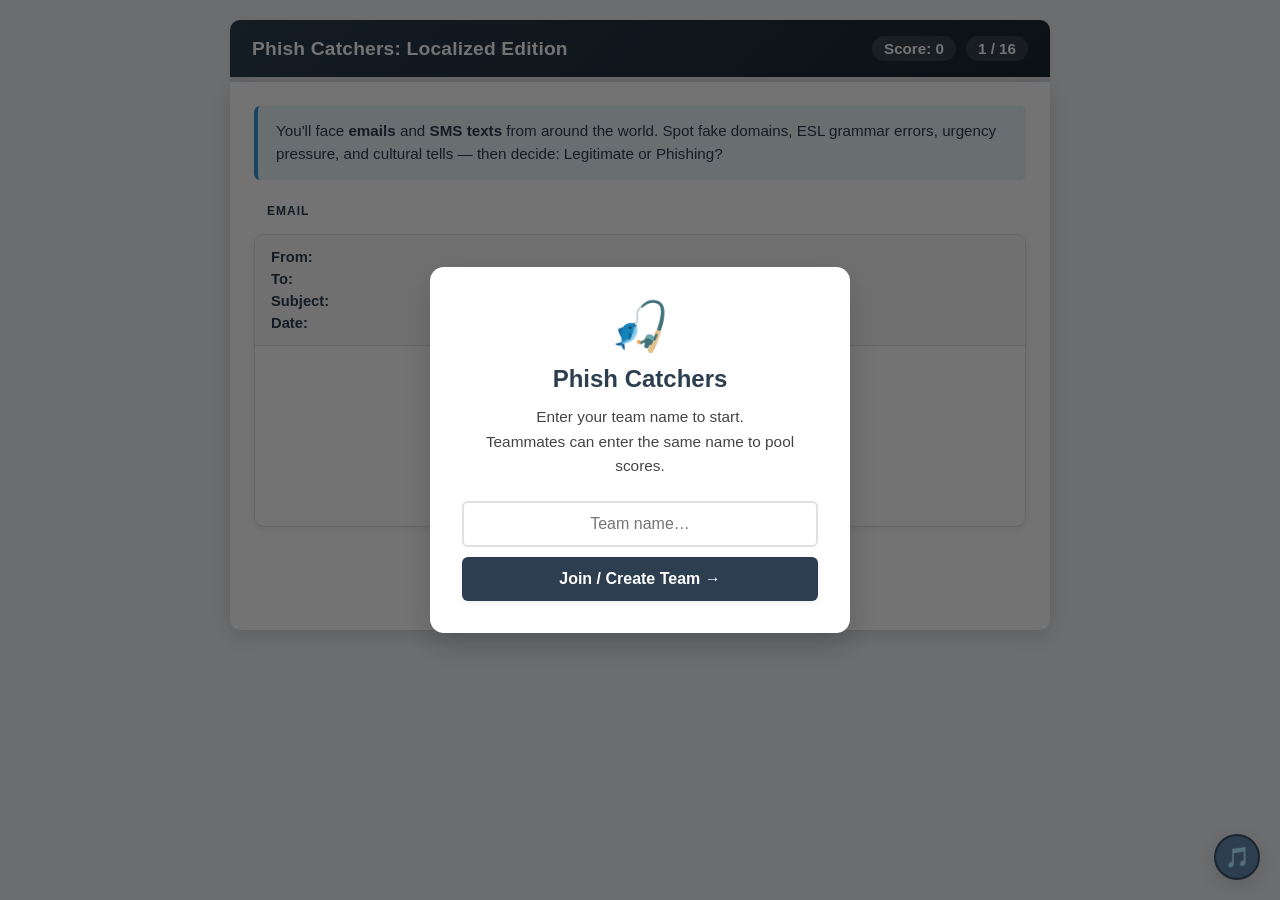
<file: Localized Phishing/index.html>
<!DOCTYPE html>
<html lang="en">
<head>
    <meta charset="UTF-8">
    <meta name="viewport" content="width=device-width, initial-scale=1.0">
    <title>Phish Catchers: Localized Edition</title>
    <link rel="stylesheet" href="style.css">
</head>
<body>
    <div class="game-container">
        <header>
            <div class="header-left">
                <h1>Phish Catchers: Localized Edition</h1>
                <span id="team-name-display" class="team-name-display hidden"></span>
            </div>
            <div class="score-board">
                <span id="streak-display" class="streak-display hidden">🔥 <span id="streak-count">0</span>x</span>
                <span>Score: <span id="score">0</span></span>
                <span><span id="level">1</span> / <span id="total">16</span></span>
                <button id="btn-leaderboard" class="btn-leaderboard-header hidden" title="View leaderboard">🏆</button>
            </div>
        </header>

        <div class="progress-bar-wrap">
            <div class="progress-bar" id="progress-bar"></div>
        </div>

        <main>
            <div class="instruction-panel">
                <p>You'll face <strong>emails</strong> and <strong>SMS texts</strong> from around the world. Spot fake domains, ESL grammar errors, urgency pressure, and cultural tells — then decide: Legitimate or Phishing?</p>
            </div>

            <div class="type-badge-row">
                <span id="type-badge" class="type-badge">EMAIL</span>
            </div>

            <!-- Email view -->
            <div id="email-view" class="email-client">
                <div class="email-header">
                    <div class="email-row"><strong>From:</strong> <span id="email-sender"></span></div>
                    <div class="email-row"><strong>To:</strong> <span id="email-recipient"></span></div>
                    <div class="email-row"><strong>Subject:</strong> <span id="email-subject"></span></div>
                    <div class="email-row"><strong>Date:</strong> <span id="email-date"></span></div>
                </div>
                <div class="email-body" id="email-body"></div>
            </div>

            <!-- SMS view -->
            <div id="sms-view" class="sms-phone hidden">
                <div class="sms-status-bar">
                    <span class="sms-time">9:41</span>
                    <span class="sms-signal">●●●●● WiFi</span>
                </div>
                <div class="sms-contact-bar">
                    <span class="sms-back">‹</span>
                    <div class="sms-avatar">📱</div>
                    <div class="sms-contact-info">
                        <div class="sms-contact-name" id="sms-from"></div>
                        <div class="sms-contact-number" id="sms-number"></div>
                    </div>
                </div>
                <div class="sms-messages">
                    <div class="sms-timestamp" id="sms-timestamp"></div>
                    <div class="sms-bubble" id="sms-body"></div>
                </div>
            </div>

            <div class="action-buttons">
                <button id="btn-legit" class="btn btn-legit">✓ Legitimate</button>
                <button id="btn-phish" class="btn btn-phish">⚠ Phishing</button>
            </div>

            <div class="save-quit-wrap">
                <button id="btn-save-quit" class="btn-save-quit hidden">💾 Save &amp; Quit</button>
            </div>

            <!-- Red flag question modal -->
            <div id="redflag-modal" class="modal hidden">
                <div class="modal-content">
                    <div class="redflag-header">
                        <div class="redflag-correct-badge">✓ Correct!</div>
                        <h2>What was the biggest red flag?</h2>
                        <p class="redflag-subtitle">Identify it for a <strong>+50 bonus</strong></p>
                    </div>
                    <div id="redflag-options" class="redflag-options"></div>
                </div>
            </div>

            <!-- Feedback modal -->
            <div id="feedback-modal" class="modal hidden">
                <div class="modal-content">
                    <h2 id="feedback-title">Result</h2>
                    <div id="feedback-bonus" class="feedback-bonus hidden">+50 bonus!</div>
                    <p id="feedback-message"></p>
                    <button id="btn-next" class="btn btn-next">Next Challenge →</button>
                </div>
            </div>
        </main>
    </div>

    <!-- Resume session modal -->
    <div id="resume-modal" class="modal hidden">
        <div class="modal-content team-modal-content">
            <div class="team-screen-icon">👋</div>
            <h2>Welcome back!</h2>
            <p id="resume-details" class="team-screen-subtitle"></p>
            <div class="resume-actions">
                <button id="btn-resume" class="btn btn-next">Resume →</button>
                <button id="btn-start-fresh" class="btn btn-start-fresh">Start Fresh</button>
            </div>
        </div>
    </div>

    <!-- Team registration screen (shown on load) -->
    <div id="team-screen" class="modal">
        <div class="modal-content team-modal-content">
            <div class="team-screen-icon">🎣</div>
            <h2>Phish Catchers</h2>
            <p class="team-screen-subtitle">Enter your team name to start.<br>Teammates can enter the same name to pool scores.</p>
            <div class="team-input-wrap">
                <input id="team-name-input" type="text" placeholder="Team name…" maxlength="50" autocomplete="off" />
                <button id="btn-join-team" class="btn btn-next">Join / Create Team →</button>
            </div>
            <p id="team-error" class="team-error hidden"></p>
        </div>
    </div>

    <!-- Leaderboard modal -->
    <div id="leaderboard-modal" class="modal hidden">
        <div class="modal-content leaderboard-modal-content">
            <h2>🏆 Team Leaderboard</h2>
            <div id="leaderboard-body" class="leaderboard-body">
                <p class="leaderboard-loading">Loading…</p>
            </div>
            <button id="btn-close-leaderboard" class="btn btn-next">Close</button>
            <div class="leaderboard-reset-section">
                <button id="btn-reset-toggle" class="btn-reset-toggle">🔒 Reset Leaderboard</button>
                <div id="reset-form" class="reset-form hidden">
                    <input type="password" id="reset-password" placeholder="Admin password…" />
                    <button id="btn-reset-confirm" class="btn-reset-confirm">⚠ Confirm Reset</button>
                </div>
                <p id="reset-message" class="reset-message hidden"></p>
            </div>
        </div>
    </div>

    <div class="music-widget">
        <button class="music-toggle" id="music-toggle" title="Toggle background music" aria-label="Toggle background music">🎵</button>
        <div class="music-panel" id="music-panel">
            <iframe width="100%" height="300" scrolling="no" frameborder="no" allow="autoplay; encrypted-media" src="https://w.soundcloud.com/player/?url=https%3A//api.soundcloud.com/playlists/soundcloud%253Aplaylists%253A2245307024&color=%23ff5500&auto_play=false&hide_related=false&show_comments=true&show_user=true&show_reposts=false&show_teaser=true&visual=true"></iframe>
        </div>
    </div>
    <script>
        document.getElementById('music-toggle').addEventListener('click', function () {
            document.getElementById('music-panel').classList.toggle('open');
        });
    </script>

    <script src="script.js"></script>
</body>
</html>
</file>
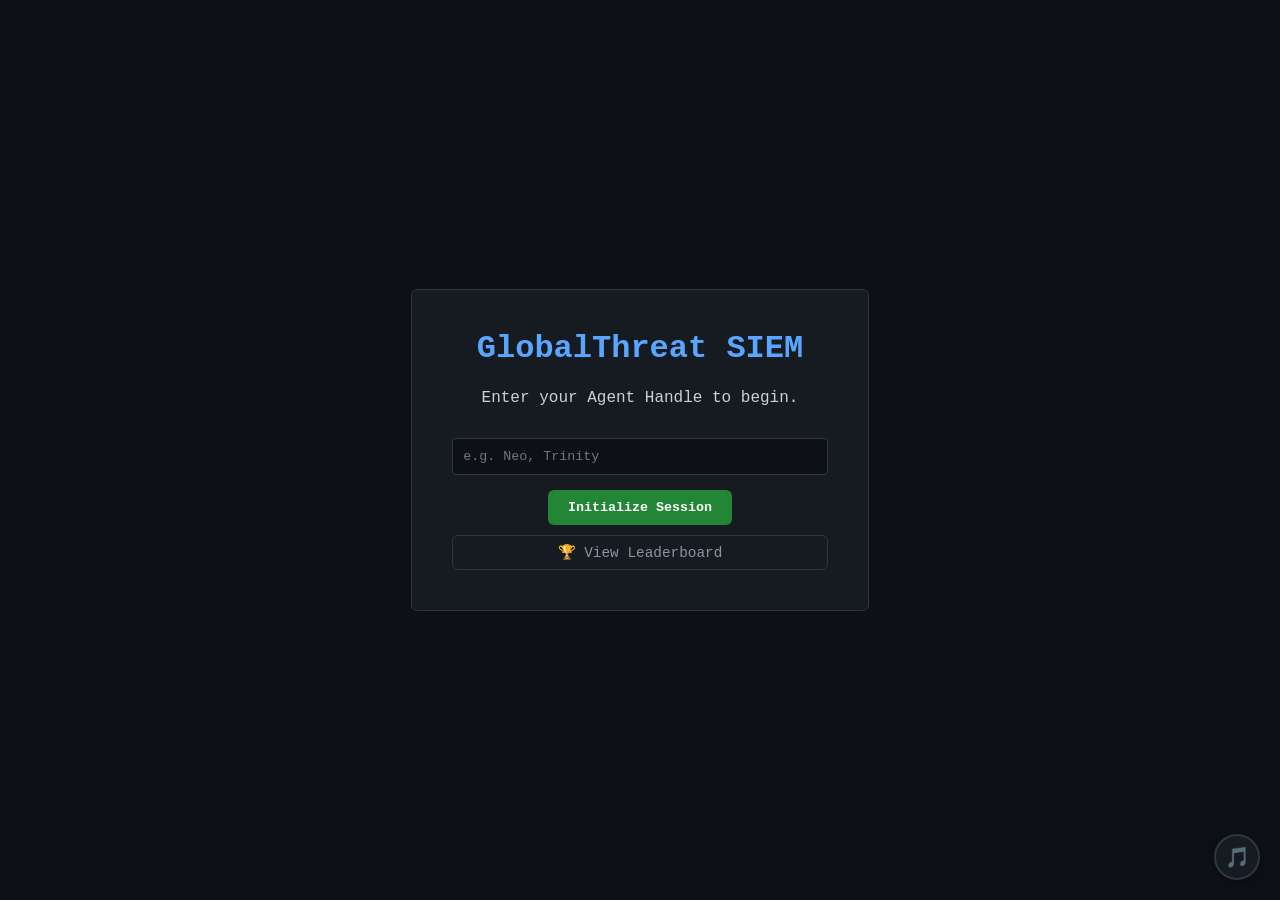
<file: Malware Analysis/index.html>
<!DOCTYPE html>
<html lang="en">
<head>
    <meta charset="UTF-8">
    <meta name="viewport" content="width=device-width, initial-scale=1.0">
    <title>CyberPolyglot - SIEM Malware Analysis</title>
    <link rel="stylesheet" href="style.css">
</head>
<body>
    <div id="login-screen" class="screen">
        <div class="login-box">
            <h1>GlobalThreat SIEM</h1>
            <p>Enter your Agent Handle to begin.</p>
            <input type="text" id="handle-input" placeholder="e.g. Neo, Trinity">
            <button id="btn-login">Initialize Session</button>
            <button id="btn-leaderboard-login" class="btn-leaderboard-login">🏆 View Leaderboard</button>
        </div>
    </div>

    <div id="siem-screen" class="siem-container screen hidden">
        <header class="siem-header">
            <div class="header-left">
                <h1>GlobalThreat SIEM Dashboard</h1>
                <div class="status">Agent: <span id="agent-handle" class="status-ok"></span> | Score: <span id="agent-score" class="status-ok">0</span></div>
            </div>
            <div class="header-right">
                <button id="btn-leaderboard">Leaderboard</button>
            </div>
        </header>

        <div class="main-content">
            <div class="logs-section">
                <div class="logs-header">
                    <h2 id="level-name">Level 1: Operation Kimsuky</h2>
                    <div class="search-bar">
                        <input type="text" id="search-input" placeholder="Search logs (e.g. process name, details)...">
                        <select id="filter-event">
                            <option value="">All Event IDs</option>
                            <option value="1">1 (Process Create)</option>
                            <option value="3">3 (NetworkConnect)</option>
                            <option value="7">7 (ImageLoaded)</option>
                            <option value="11">11 (FileCreate)</option>
                            <option value="4688">4688 (Process Execution)</option>
                        </select>
                    </div>
                </div>
                <div class="table-container">
                    <table id="log-table">
                        <thead>
                            <tr>
                                <th>Timestamp</th>
                                <th>Event ID</th>
                                <th>Source</th>
                                <th>Process Name</th>
                                <th>Command Line / Details</th>
                            </tr>
                        </thead>
                        <tbody id="log-body">
                            <!-- Logs injected by JS -->
                        </tbody>
                    </table>
                </div>
            </div>

            <div class="analysis-section">
                <h2>Threat Attribution</h2>
                <p id="level-description">Analyze the logs above. One of the processes executed malware on the system. Identify the cultural or linguistic markers left by the threat actor to determine their nation-state origin.</p>
                
                <div class="question-box">
                    <p id="question-text"><strong>Loading threat data…</strong></p>
                    <div class="options">
                        <!-- Answer options injected dynamically per level by script.js -->
                    </div>
                </div>

                <div id="feedback-modal" class="hidden">
                    <h3 id="feedback-title"></h3>
                    <div id="feedback-message"></div>

                    <!-- Bonus question — shown only after a correct main answer -->
                    <div id="bonus-section" class="bonus-section hidden">
                        <div class="bonus-header">
                            <span class="bonus-badge">⭐ BONUS +50 pts</span>
                            <p id="bonus-question"></p>
                        </div>
                        <div id="bonus-options" class="bonus-options"></div>
                        <div id="bonus-result" class="bonus-result hidden">
                            <p id="bonus-result-text"></p>
                        </div>
                    </div>

                    <button id="btn-next-level" class="hidden">Next Level</button>
                </div>
            </div>
        </div>
    </div>

    <div id="leaderboard-modal" class="modal hidden">
        <div class="modal-content">
            <span class="close-btn" id="close-leaderboard">&times;</span>
            <h2>Top Agents Leaderboard</h2>
            <table id="leaderboard-table">
                <thead>
                    <tr>
                        <th>Rank</th>
                        <th>Handle</th>
                        <th>Score</th>
                    </tr>
                </thead>
                <tbody id="leaderboard-body">
                    <!-- Leaderboard injected by JS -->
                </tbody>
            </table>
            <div class="reset-section">
                <button id="btn-reset-toggle" class="btn-reset-toggle">🔒 Reset Leaderboard</button>
                <div id="reset-form" class="reset-form hidden">
                    <input type="password" id="reset-password" placeholder="Admin password…" />
                    <button id="btn-reset-confirm" class="btn-reset-confirm">⚠ Confirm Reset</button>
                </div>
                <p id="reset-message" class="reset-message hidden"></p>
            </div>
        </div>
    </div>

    <div class="music-widget">
        <button class="music-toggle" id="music-toggle" title="Toggle background music" aria-label="Toggle background music">🎵</button>
        <div class="music-panel" id="music-panel">
            <iframe width="100%" height="300" scrolling="no" frameborder="no" allow="autoplay; encrypted-media" src="https://w.soundcloud.com/player/?url=https%3A//api.soundcloud.com/playlists/soundcloud%253Aplaylists%253A2245307957&color=%23ff5500&auto_play=false&hide_related=false&show_comments=true&show_user=true&show_reposts=false&show_teaser=true&visual=true"></iframe>
        </div>
    </div>
    <script>
        document.getElementById('music-toggle').addEventListener('click', function () {
            document.getElementById('music-panel').classList.toggle('open');
        });
    </script>

    <script src="script.js"></script>
</body>
</html>
</file>
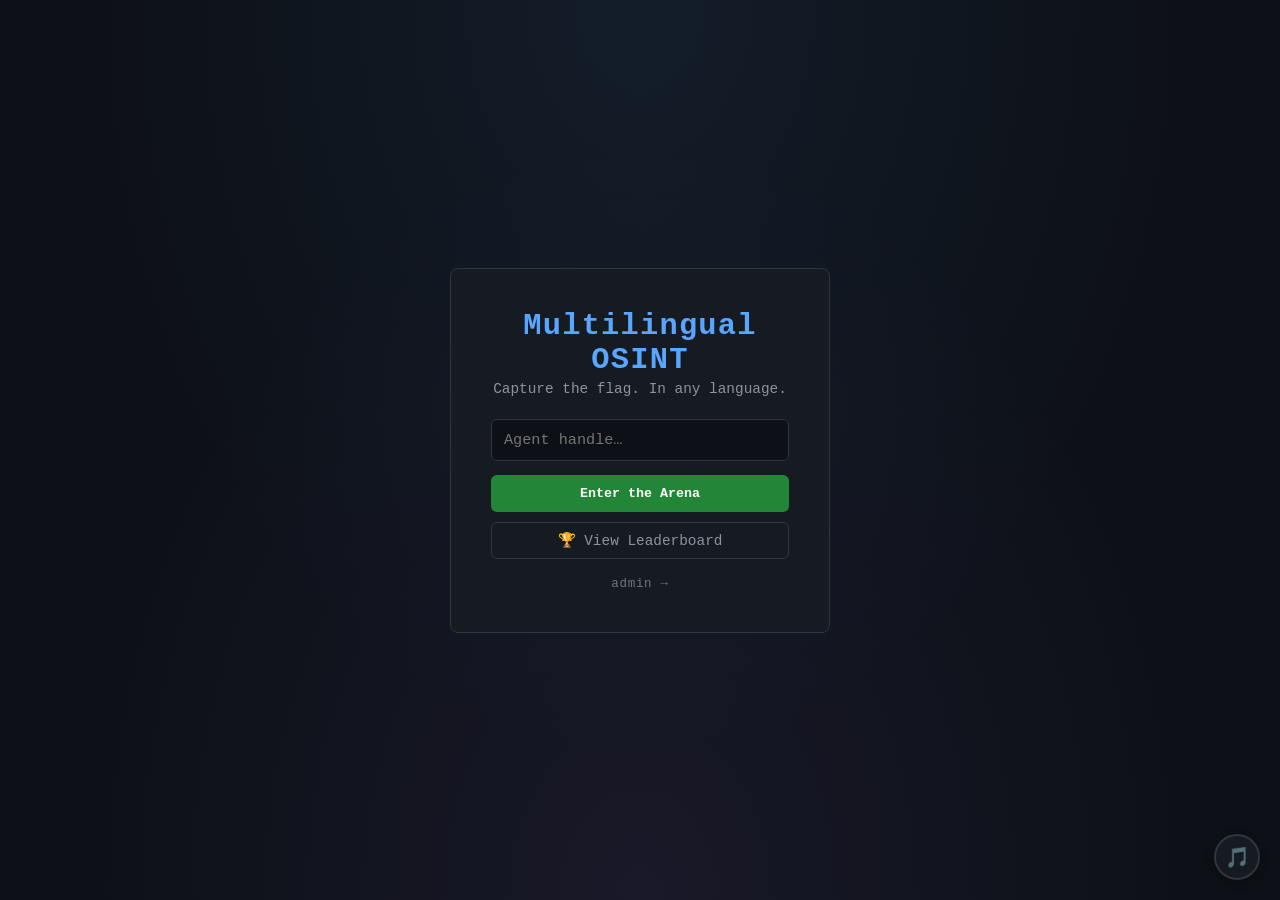
<file: Multilingual OSINT Puzzles/index.html>
<!DOCTYPE html>
<html lang="en">
<head>
    <meta charset="UTF-8">
    <meta name="viewport" content="width=device-width, initial-scale=1.0">
    <title>CyberPolyglot — Multilingual OSINT Puzzles</title>
    <link rel="stylesheet" href="style.css">
</head>
<body>
    <div id="login-screen" class="screen">
        <div class="login-box">
            <h1>Multilingual OSINT</h1>
            <p class="tagline">Capture the flag. In any language.</p>
            <input type="text" id="handle-input" placeholder="Agent handle…" />
            <button id="btn-login">Enter the Arena</button>
            <button id="btn-leaderboard-login" class="btn-secondary">🏆 View Leaderboard</button>
            <a href="/admin" class="admin-link">admin →</a>
        </div>
    </div>

    <div id="board-screen" class="screen hidden">
        <header class="board-header">
            <div class="header-left">
                <h1>OSINT Arena</h1>
                <div class="status">Agent: <span id="agent-handle"></span> · Score: <span id="agent-score">0</span> · Solved: <span id="agent-solves">0</span></div>
            </div>
            <div class="header-right">
                <button id="btn-leaderboard">Leaderboard</button>
                <button id="btn-logout" class="btn-secondary">Logout</button>
            </div>
        </header>

        <div class="board-toolbar">
            <input type="text" id="search-puzzles" placeholder="Search puzzles…" />
            <select id="filter-category"><option value="">All categories</option></select>
            <select id="filter-difficulty">
                <option value="">All difficulties</option>
                <option>Easy</option>
                <option>Medium</option>
                <option>Hard</option>
                <option>Insane</option>
            </select>
            <label class="toggle"><input type="checkbox" id="filter-unsolved"> Hide solved</label>
        </div>

        <div id="puzzle-grid" class="puzzle-grid"></div>
    </div>

    <!-- Puzzle detail modal -->
    <div id="puzzle-modal" class="modal hidden">
        <div class="modal-content puzzle-modal-content">
            <span class="close-btn" id="close-puzzle">&times;</span>
            <div class="puzzle-meta">
                <span id="pm-category" class="chip"></span>
                <span id="pm-language" class="chip chip-lang"></span>
                <span id="pm-difficulty" class="chip"></span>
                <span id="pm-points" class="chip chip-points"></span>
            </div>
            <h2 id="pm-title"></h2>
            <p id="pm-description" class="puzzle-description"></p>

            <div id="pm-image-wrap" class="puzzle-image-wrap hidden">
                <img id="pm-image" alt="puzzle evidence" />
            </div>
            <div id="pm-file-wrap" class="puzzle-file-wrap hidden">
                <a id="pm-file-link" href="#" target="_blank" rel="noopener">
                    📎 <span id="pm-file-name"></span>
                </a>
            </div>

            <div class="hints-section">
                <h3>Clues <span class="hints-help">(each reveal reduces your reward)</span></h3>
                <div id="pm-hints"></div>
            </div>

            <div class="submit-section">
                <label for="flag-input">Submit flag</label>
                <div class="submit-row">
                    <input type="text" id="flag-input" placeholder="flag{...}" autocomplete="off" />
                    <button id="btn-submit-flag">Submit</button>
                </div>
                <p id="submit-feedback" class="submit-feedback hidden"></p>
            </div>
        </div>
    </div>

    <!-- Leaderboard modal -->
    <div id="leaderboard-modal" class="modal hidden">
        <div class="modal-content">
            <span class="close-btn" id="close-leaderboard">&times;</span>
            <h2>🏆 Top Agents</h2>
            <table id="leaderboard-table">
                <thead><tr><th>Rank</th><th>Handle</th><th>Solves</th><th>Score</th></tr></thead>
                <tbody id="leaderboard-body"></tbody>
            </table>
            <div class="reset-section">
                <button id="btn-reset-toggle" class="btn-reset-toggle">🔒 Reset Leaderboard</button>
                <div id="reset-form" class="reset-form hidden">
                    <input type="password" id="reset-password" placeholder="Admin password…" />
                    <button id="btn-reset-confirm" class="btn-reset-confirm">⚠ Confirm Reset</button>
                </div>
                <p id="reset-message" class="reset-message hidden"></p>
            </div>
        </div>
    </div>

    <div class="music-widget">
        <button class="music-toggle" id="music-toggle" title="Toggle background music" aria-label="Toggle background music">🎵</button>
        <div class="music-panel" id="music-panel">
            <iframe width="100%" height="300" scrolling="no" frameborder="no" allow="autoplay; encrypted-media" src="https://w.soundcloud.com/player/?url=https%3A//api.soundcloud.com/playlists/soundcloud%253Aplaylists%253A2245307411&color=%23ff5500&auto_play=false&hide_related=false&show_comments=true&show_user=true&show_reposts=false&show_teaser=true&visual=true"></iframe>
        </div>
    </div>
    <script>
        document.getElementById('music-toggle').addEventListener('click', function () {
            document.getElementById('music-panel').classList.toggle('open');
        });
    </script>

    <script src="script.js"></script>
</body>
</html>
</file>
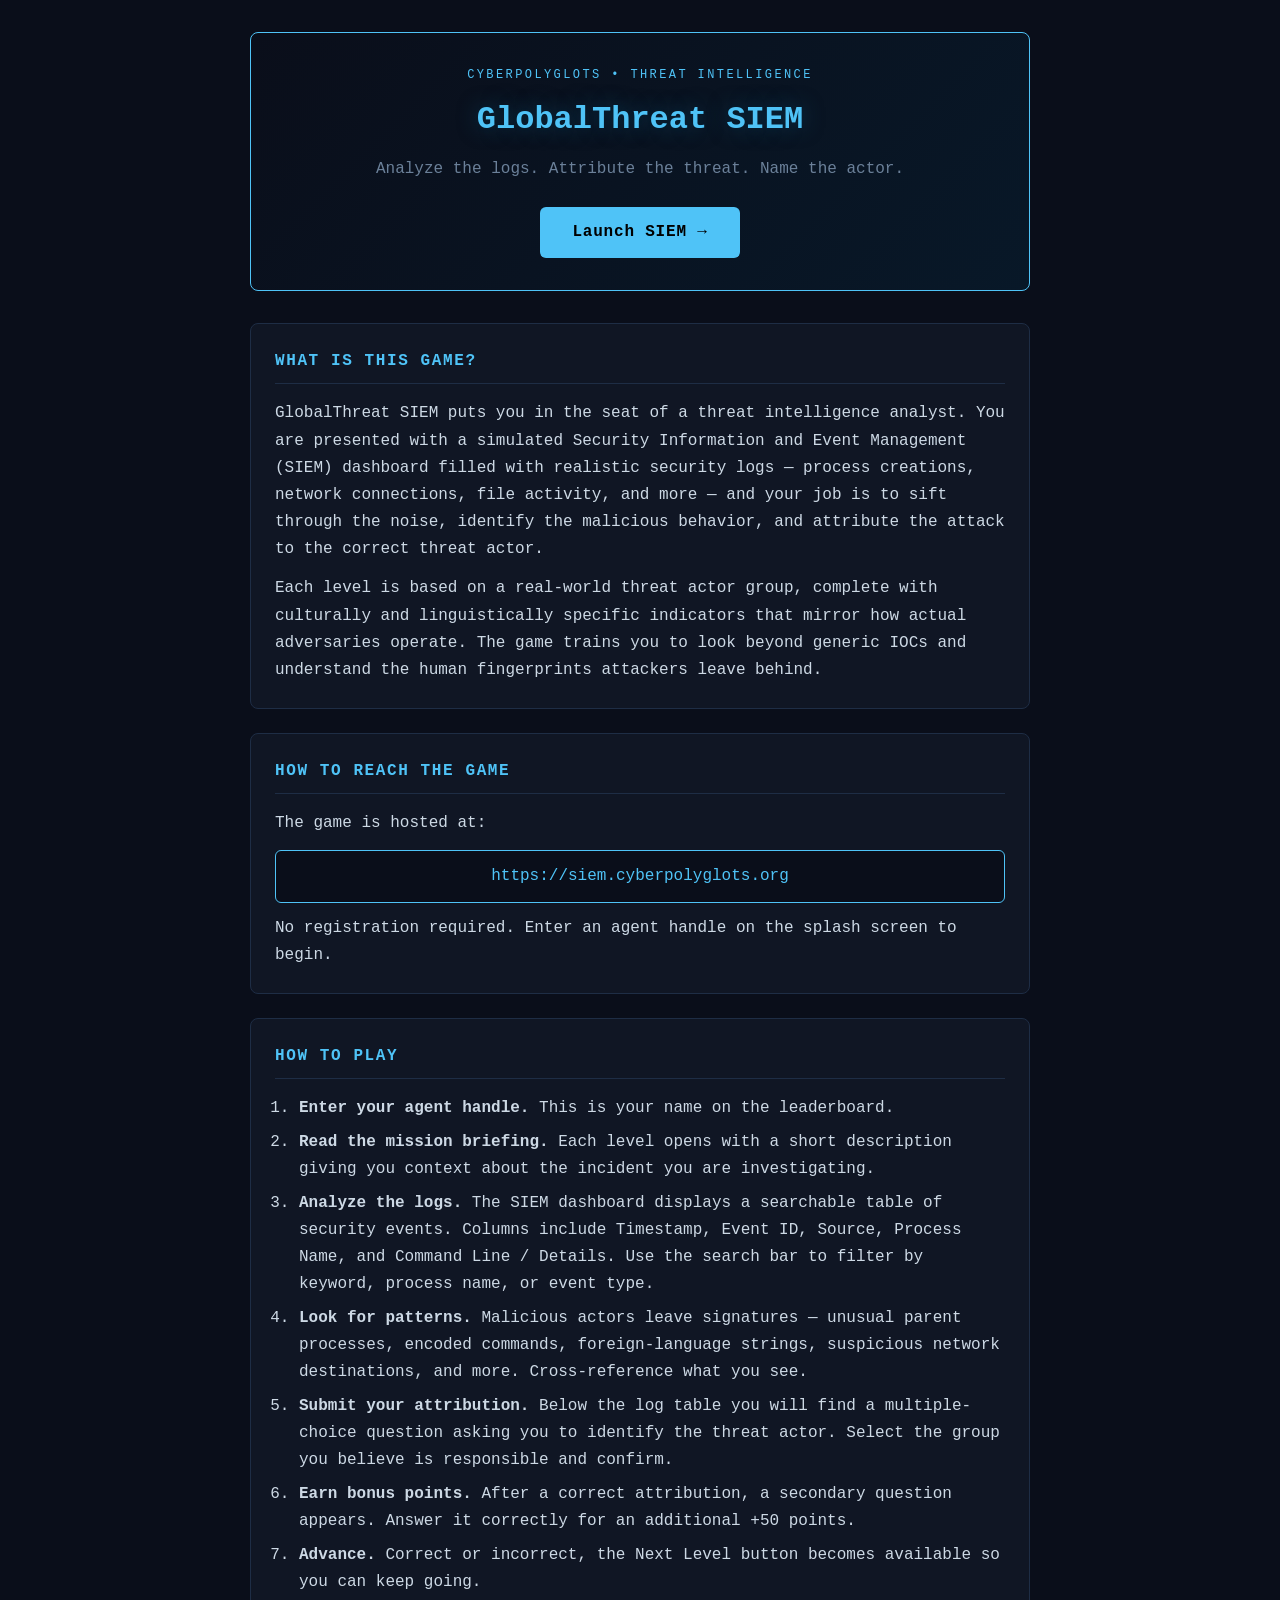
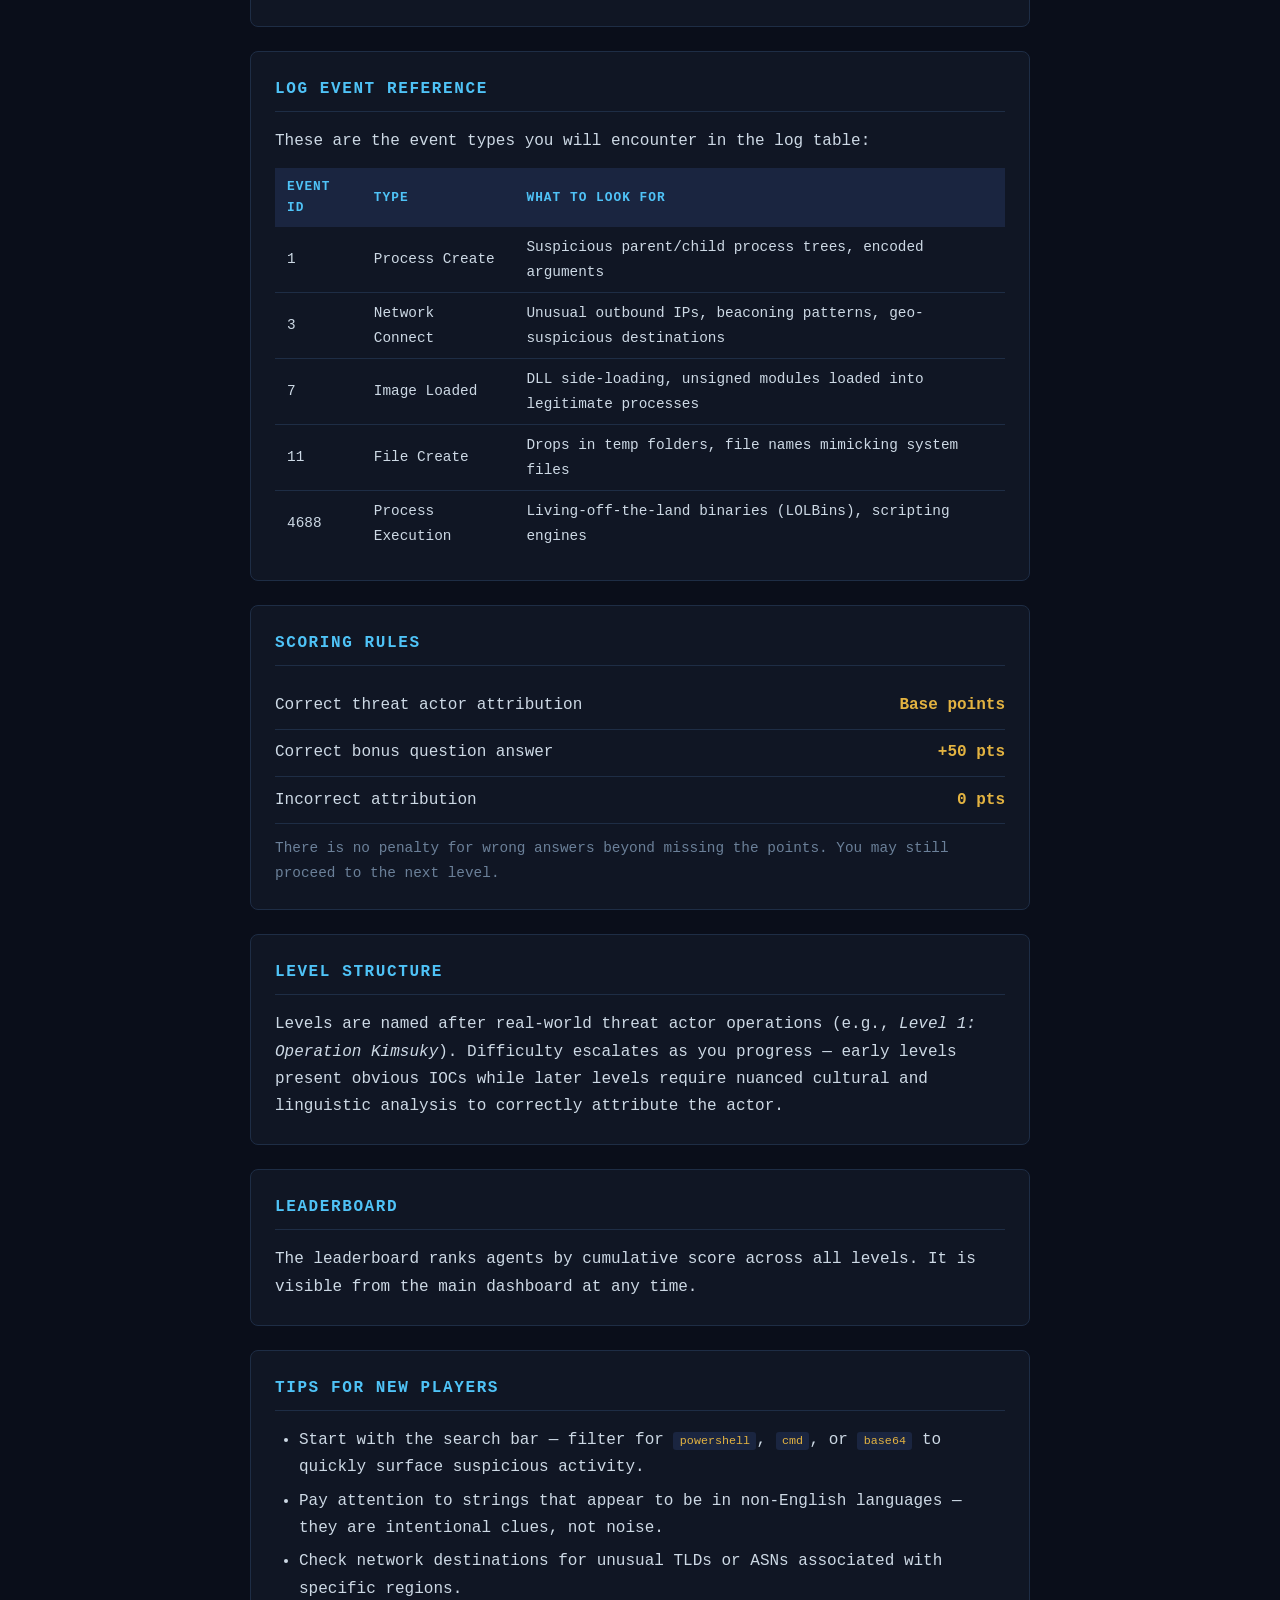
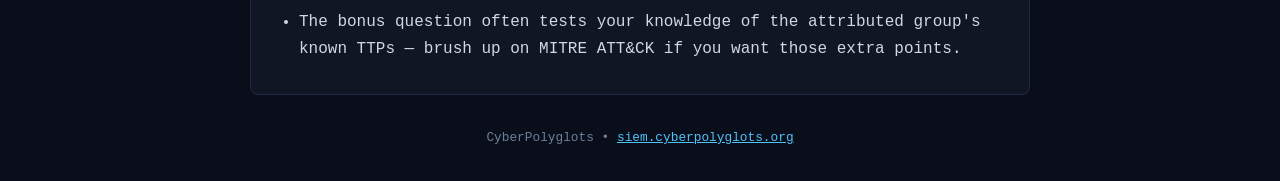
<file: info-malware.html>
<!DOCTYPE html>
<html lang="en">
<head>
  <meta charset="UTF-8" />
  <meta name="viewport" content="width=device-width, initial-scale=1.0" />
  <title>GlobalThreat SIEM — Player Guide</title>
  <style>
    :root {
      --bg: #0a0e1a;
      --surface: #101624;
      --border: #1e2d45;
      --blue: #4fc3f7;
      --blue-dim: #0d3a54;
      --text: #cdd9e5;
      --muted: #6b8099;
      --red: #f85149;
      --yellow: #e3b341;
      --green: #39d353;
    }

    * { box-sizing: border-box; margin: 0; padding: 0; }

    body {
      background: var(--bg);
      color: var(--text);
      font-family: 'Courier New', Courier, monospace;
      line-height: 1.7;
      padding: 2rem 1rem;
    }

    .container { max-width: 780px; margin: 0 auto; }

    header {
      border: 1px solid var(--blue);
      border-radius: 8px;
      padding: 2rem;
      margin-bottom: 2rem;
      background: linear-gradient(135deg, #0a0e1a 0%, #081828 100%);
      text-align: center;
    }

    header .label {
      color: var(--blue);
      font-size: 0.75rem;
      letter-spacing: 0.2em;
      text-transform: uppercase;
      margin-bottom: 0.5rem;
    }

    header h1 {
      font-size: 2rem;
      color: var(--blue);
      text-shadow: 0 0 20px var(--blue-dim);
      margin-bottom: 0.5rem;
    }

    header .tagline {
      color: var(--muted);
      font-size: 1rem;
    }

    .play-btn {
      display: inline-block;
      margin-top: 1.5rem;
      padding: 0.75rem 2rem;
      background: var(--blue);
      color: #000;
      font-family: inherit;
      font-weight: bold;
      font-size: 1rem;
      text-decoration: none;
      border-radius: 6px;
      letter-spacing: 0.05em;
      transition: opacity 0.2s;
    }

    .play-btn:hover { opacity: 0.85; }

    section {
      background: var(--surface);
      border: 1px solid var(--border);
      border-radius: 8px;
      padding: 1.5rem;
      margin-bottom: 1.5rem;
    }

    section h2 {
      color: var(--blue);
      font-size: 1rem;
      letter-spacing: 0.1em;
      text-transform: uppercase;
      margin-bottom: 1rem;
      padding-bottom: 0.5rem;
      border-bottom: 1px solid var(--border);
    }

    p { margin-bottom: 0.75rem; color: var(--text); }
    p:last-child { margin-bottom: 0; }

    ul, ol { padding-left: 1.5rem; margin-bottom: 0; }
    li { margin-bottom: 0.4rem; color: var(--text); }

    code {
      background: #1a2540;
      padding: 0.1rem 0.4rem;
      border-radius: 3px;
      font-size: 0.9em;
      color: var(--yellow);
    }

    .event-table {
      width: 100%;
      border-collapse: collapse;
      margin-top: 0.75rem;
      font-size: 0.9rem;
    }

    .event-table th {
      background: #1a2540;
      color: var(--blue);
      padding: 0.5rem 0.75rem;
      text-align: left;
      font-size: 0.8rem;
      letter-spacing: 0.08em;
      text-transform: uppercase;
    }

    .event-table td {
      padding: 0.5rem 0.75rem;
      border-bottom: 1px solid var(--border);
      color: var(--text);
    }

    .event-table tr:last-child td { border-bottom: none; }

    .score-row {
      display: flex;
      align-items: center;
      gap: 1rem;
      padding: 0.6rem 0;
      border-bottom: 1px solid var(--border);
    }

    .score-row:last-child { border-bottom: none; }

    .score-label { flex: 1; }

    .score-val {
      color: var(--yellow);
      font-weight: bold;
      min-width: 80px;
      text-align: right;
    }

    .url-box {
      background: #0a0e1a;
      border: 1px solid var(--blue);
      border-radius: 6px;
      padding: 0.75rem 1rem;
      font-size: 1rem;
      color: var(--blue);
      text-align: center;
      margin-top: 0.75rem;
    }

    .url-box a { color: var(--blue); text-decoration: none; }
    .url-box a:hover { text-decoration: underline; }

    footer {
      text-align: center;
      color: var(--muted);
      font-size: 0.8rem;
      margin-top: 2rem;
    }
  </style>
</head>
<body>
  <div class="container">

    <header>
      <div class="label">CyberPolyglots &bull; Threat Intelligence</div>
      <h1>GlobalThreat SIEM</h1>
      <div class="tagline">Analyze the logs. Attribute the threat. Name the actor.</div>
      <a class="play-btn" href="https://siem.cyberpolyglots.org" target="_blank" rel="noopener">Launch SIEM &rarr;</a>
    </header>

    <section>
      <h2>What Is This Game?</h2>
      <p>GlobalThreat SIEM puts you in the seat of a threat intelligence analyst. You are presented with a simulated Security Information and Event Management (SIEM) dashboard filled with realistic security logs — process creations, network connections, file activity, and more — and your job is to sift through the noise, identify the malicious behavior, and attribute the attack to the correct threat actor.</p>
      <p>Each level is based on a real-world threat actor group, complete with culturally and linguistically specific indicators that mirror how actual adversaries operate. The game trains you to look beyond generic IOCs and understand the human fingerprints attackers leave behind.</p>
    </section>

    <section>
      <h2>How to Reach the Game</h2>
      <p>The game is hosted at:</p>
      <div class="url-box">
        <a href="https://siem.cyberpolyglots.org" target="_blank" rel="noopener">https://siem.cyberpolyglots.org</a>
      </div>
      <p style="margin-top:0.75rem;">No registration required. Enter an agent handle on the splash screen to begin.</p>
    </section>

    <section>
      <h2>How to Play</h2>
      <ol>
        <li><strong>Enter your agent handle.</strong> This is your name on the leaderboard.</li>
        <li><strong>Read the mission briefing.</strong> Each level opens with a short description giving you context about the incident you are investigating.</li>
        <li><strong>Analyze the logs.</strong> The SIEM dashboard displays a searchable table of security events. Columns include Timestamp, Event ID, Source, Process Name, and Command Line / Details. Use the search bar to filter by keyword, process name, or event type.</li>
        <li><strong>Look for patterns.</strong> Malicious actors leave signatures — unusual parent processes, encoded commands, foreign-language strings, suspicious network destinations, and more. Cross-reference what you see.</li>
        <li><strong>Submit your attribution.</strong> Below the log table you will find a multiple-choice question asking you to identify the threat actor. Select the group you believe is responsible and confirm.</li>
        <li><strong>Earn bonus points.</strong> After a correct attribution, a secondary question appears. Answer it correctly for an additional +50 points.</li>
        <li><strong>Advance.</strong> Correct or incorrect, the Next Level button becomes available so you can keep going.</li>
      </ol>
    </section>

    <section>
      <h2>Log Event Reference</h2>
      <p>These are the event types you will encounter in the log table:</p>
      <table class="event-table">
        <thead>
          <tr><th>Event ID</th><th>Type</th><th>What to look for</th></tr>
        </thead>
        <tbody>
          <tr><td>1</td><td>Process Create</td><td>Suspicious parent/child process trees, encoded arguments</td></tr>
          <tr><td>3</td><td>Network Connect</td><td>Unusual outbound IPs, beaconing patterns, geo-suspicious destinations</td></tr>
          <tr><td>7</td><td>Image Loaded</td><td>DLL side-loading, unsigned modules loaded into legitimate processes</td></tr>
          <tr><td>11</td><td>File Create</td><td>Drops in temp folders, file names mimicking system files</td></tr>
          <tr><td>4688</td><td>Process Execution</td><td>Living-off-the-land binaries (LOLBins), scripting engines</td></tr>
        </tbody>
      </table>
    </section>

    <section>
      <h2>Scoring Rules</h2>
      <div class="score-row">
        <span class="score-label">Correct threat actor attribution</span>
        <span class="score-val">Base points</span>
      </div>
      <div class="score-row">
        <span class="score-label">Correct bonus question answer</span>
        <span class="score-val">+50 pts</span>
      </div>
      <div class="score-row">
        <span class="score-label">Incorrect attribution</span>
        <span class="score-val">0 pts</span>
      </div>
      <p style="margin-top:0.75rem; color: var(--muted); font-size:0.9rem;">There is no penalty for wrong answers beyond missing the points. You may still proceed to the next level.</p>
    </section>

    <section>
      <h2>Level Structure</h2>
      <p>Levels are named after real-world threat actor operations (e.g., <em>Level 1: Operation Kimsuky</em>). Difficulty escalates as you progress — early levels present obvious IOCs while later levels require nuanced cultural and linguistic analysis to correctly attribute the actor.</p>
    </section>

    <section>
      <h2>Leaderboard</h2>
      <p>The leaderboard ranks agents by cumulative score across all levels. It is visible from the main dashboard at any time.</p>
    </section>

    <section>
      <h2>Tips for New Players</h2>
      <ul>
        <li>Start with the search bar — filter for <code>powershell</code>, <code>cmd</code>, or <code>base64</code> to quickly surface suspicious activity.</li>
        <li>Pay attention to strings that appear to be in non-English languages — they are intentional clues, not noise.</li>
        <li>Check network destinations for unusual TLDs or ASNs associated with specific regions.</li>
        <li>The bonus question often tests your knowledge of the attributed group's known TTPs — brush up on MITRE ATT&amp;CK if you want those extra points.</li>
      </ul>
    </section>

    <footer>
      CyberPolyglots &bull; <a href="https://siem.cyberpolyglots.org" style="color: var(--blue);">siem.cyberpolyglots.org</a>
    </footer>

  </div>
</body>
</html>
</file>
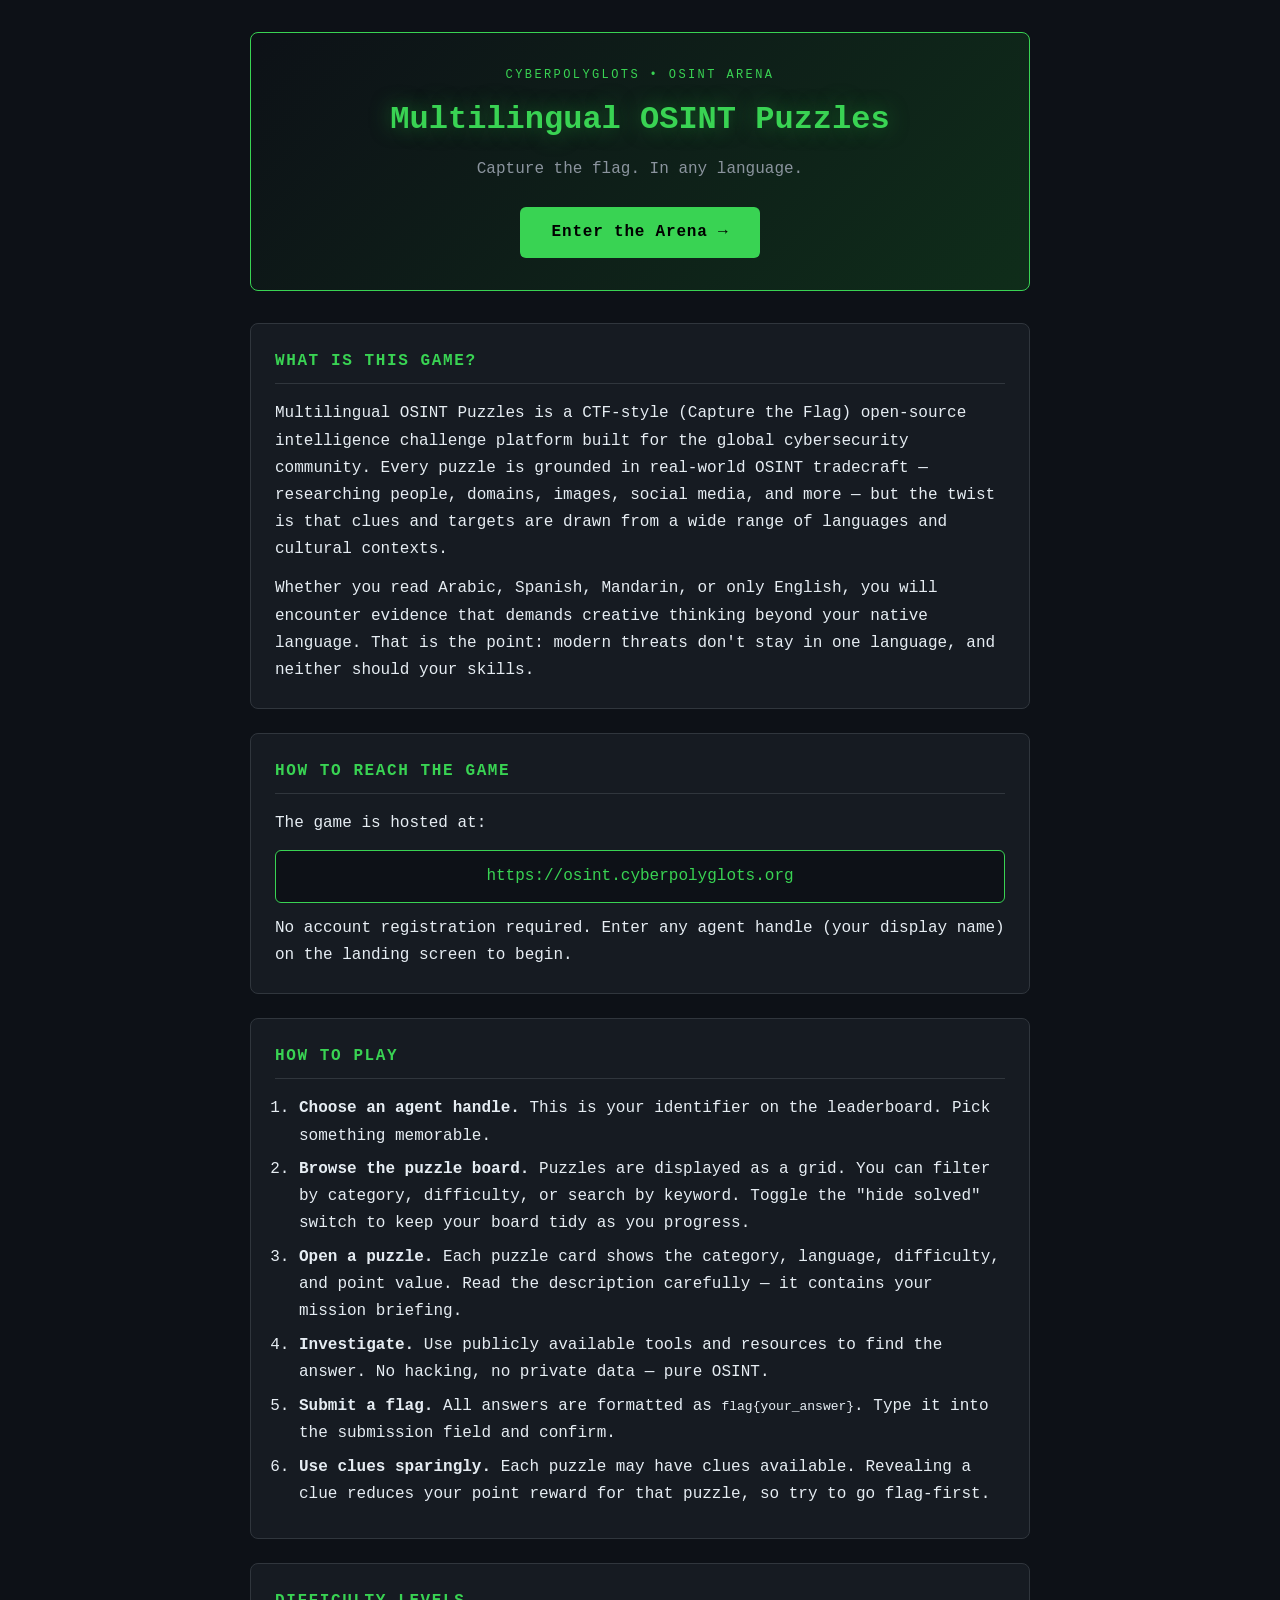
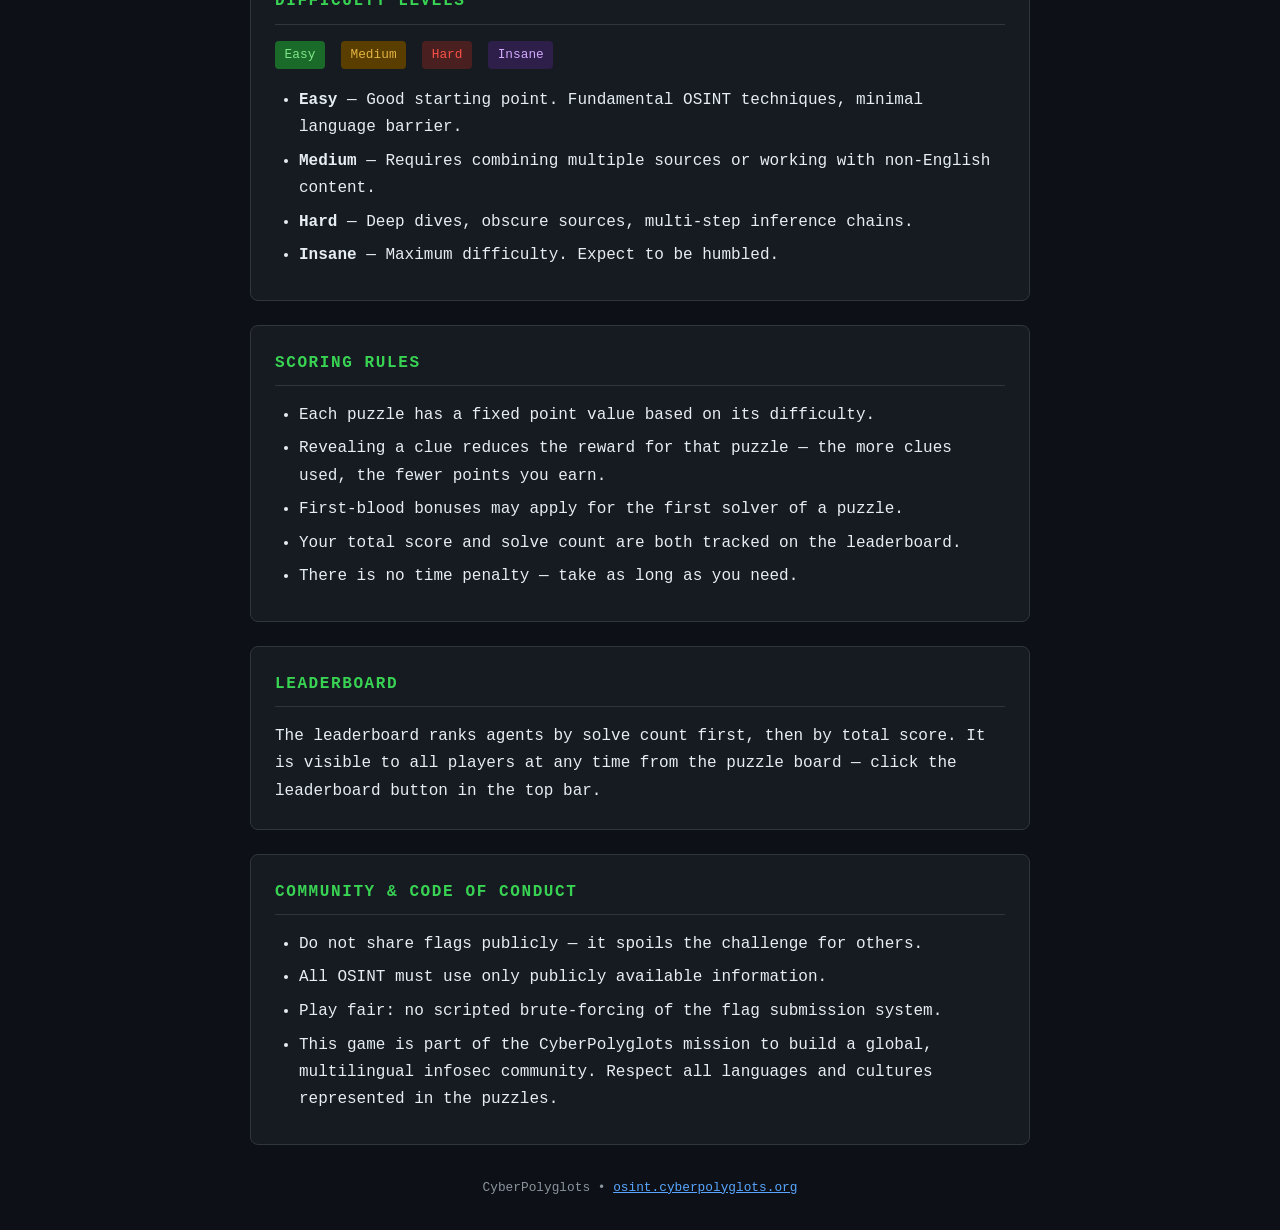
<file: info-osint.html>
<!DOCTYPE html>
<html lang="en">
<head>
  <meta charset="UTF-8" />
  <meta name="viewport" content="width=device-width, initial-scale=1.0" />
  <title>Multilingual OSINT Puzzles — Player Guide</title>
  <style>
    :root {
      --bg: #0d1117;
      --surface: #161b22;
      --border: #30363d;
      --green: #39d353;
      --green-dim: #1a6b2a;
      --text: #e6edf3;
      --muted: #8b949e;
      --accent: #58a6ff;
    }

    * { box-sizing: border-box; margin: 0; padding: 0; }

    body {
      background: var(--bg);
      color: var(--text);
      font-family: 'Courier New', Courier, monospace;
      line-height: 1.7;
      padding: 2rem 1rem;
    }

    .container { max-width: 780px; margin: 0 auto; }

    header {
      border: 1px solid var(--green);
      border-radius: 8px;
      padding: 2rem;
      margin-bottom: 2rem;
      background: linear-gradient(135deg, #0d1117 0%, #0f2d1a 100%);
      text-align: center;
    }

    header .label {
      color: var(--green);
      font-size: 0.75rem;
      letter-spacing: 0.2em;
      text-transform: uppercase;
      margin-bottom: 0.5rem;
    }

    header h1 {
      font-size: 2rem;
      color: var(--green);
      text-shadow: 0 0 20px var(--green-dim);
      margin-bottom: 0.5rem;
    }

    header .tagline {
      color: var(--muted);
      font-size: 1rem;
    }

    .play-btn {
      display: inline-block;
      margin-top: 1.5rem;
      padding: 0.75rem 2rem;
      background: var(--green);
      color: #000;
      font-family: inherit;
      font-weight: bold;
      font-size: 1rem;
      text-decoration: none;
      border-radius: 6px;
      letter-spacing: 0.05em;
      transition: opacity 0.2s;
    }

    .play-btn:hover { opacity: 0.85; }

    section {
      background: var(--surface);
      border: 1px solid var(--border);
      border-radius: 8px;
      padding: 1.5rem;
      margin-bottom: 1.5rem;
    }

    section h2 {
      color: var(--green);
      font-size: 1rem;
      letter-spacing: 0.1em;
      text-transform: uppercase;
      margin-bottom: 1rem;
      padding-bottom: 0.5rem;
      border-bottom: 1px solid var(--border);
    }

    p { margin-bottom: 0.75rem; color: var(--text); }
    p:last-child { margin-bottom: 0; }

    ul, ol {
      padding-left: 1.5rem;
      margin-bottom: 0;
    }

    li { margin-bottom: 0.4rem; color: var(--text); }

    .chip {
      display: inline-block;
      padding: 0.2rem 0.6rem;
      border-radius: 4px;
      font-size: 0.8rem;
      margin-right: 0.4rem;
      margin-bottom: 0.4rem;
    }

    .chip-easy   { background: #1a6b2a; color: #7ee787; }
    .chip-medium { background: #5a3e00; color: #e3b341; }
    .chip-hard   { background: #4a1f1f; color: #f85149; }
    .chip-insane { background: #2d1f4a; color: #d2a8ff; }

    .url-box {
      background: #0d1117;
      border: 1px solid var(--green);
      border-radius: 6px;
      padding: 0.75rem 1rem;
      font-size: 1rem;
      color: var(--green);
      text-align: center;
      margin-top: 0.75rem;
    }

    .url-box a { color: var(--green); text-decoration: none; }
    .url-box a:hover { text-decoration: underline; }

    footer {
      text-align: center;
      color: var(--muted);
      font-size: 0.8rem;
      margin-top: 2rem;
    }
  </style>
</head>
<body>
  <div class="container">

    <header>
      <div class="label">CyberPolyglots &bull; OSINT Arena</div>
      <h1>Multilingual OSINT Puzzles</h1>
      <div class="tagline">Capture the flag. In any language.</div>
      <a class="play-btn" href="https://osint.cyberpolyglots.org" target="_blank" rel="noopener">Enter the Arena &rarr;</a>
    </header>

    <section>
      <h2>What Is This Game?</h2>
      <p>Multilingual OSINT Puzzles is a CTF-style (Capture the Flag) open-source intelligence challenge platform built for the global cybersecurity community. Every puzzle is grounded in real-world OSINT tradecraft — researching people, domains, images, social media, and more — but the twist is that clues and targets are drawn from a wide range of languages and cultural contexts.</p>
      <p>Whether you read Arabic, Spanish, Mandarin, or only English, you will encounter evidence that demands creative thinking beyond your native language. That is the point: modern threats don't stay in one language, and neither should your skills.</p>
    </section>

    <section>
      <h2>How to Reach the Game</h2>
      <p>The game is hosted at:</p>
      <div class="url-box">
        <a href="https://osint.cyberpolyglots.org" target="_blank" rel="noopener">https://osint.cyberpolyglots.org</a>
      </div>
      <p style="margin-top:0.75rem;">No account registration required. Enter any agent handle (your display name) on the landing screen to begin.</p>
    </section>

    <section>
      <h2>How to Play</h2>
      <ol>
        <li><strong>Choose an agent handle.</strong> This is your identifier on the leaderboard. Pick something memorable.</li>
        <li><strong>Browse the puzzle board.</strong> Puzzles are displayed as a grid. You can filter by category, difficulty, or search by keyword. Toggle the "hide solved" switch to keep your board tidy as you progress.</li>
        <li><strong>Open a puzzle.</strong> Each puzzle card shows the category, language, difficulty, and point value. Read the description carefully — it contains your mission briefing.</li>
        <li><strong>Investigate.</strong> Use publicly available tools and resources to find the answer. No hacking, no private data — pure OSINT.</li>
        <li><strong>Submit a flag.</strong> All answers are formatted as <code>flag{your_answer}</code>. Type it into the submission field and confirm.</li>
        <li><strong>Use clues sparingly.</strong> Each puzzle may have clues available. Revealing a clue reduces your point reward for that puzzle, so try to go flag-first.</li>
      </ol>
    </section>

    <section>
      <h2>Difficulty Levels</h2>
      <p>
        <span class="chip chip-easy">Easy</span>
        <span class="chip chip-medium">Medium</span>
        <span class="chip chip-hard">Hard</span>
        <span class="chip chip-insane">Insane</span>
      </p>
      <ul>
        <li><strong>Easy</strong> — Good starting point. Fundamental OSINT techniques, minimal language barrier.</li>
        <li><strong>Medium</strong> — Requires combining multiple sources or working with non-English content.</li>
        <li><strong>Hard</strong> — Deep dives, obscure sources, multi-step inference chains.</li>
        <li><strong>Insane</strong> — Maximum difficulty. Expect to be humbled.</li>
      </ul>
    </section>

    <section>
      <h2>Scoring Rules</h2>
      <ul>
        <li>Each puzzle has a fixed point value based on its difficulty.</li>
        <li>Revealing a clue reduces the reward for that puzzle — the more clues used, the fewer points you earn.</li>
        <li>First-blood bonuses may apply for the first solver of a puzzle.</li>
        <li>Your total score and solve count are both tracked on the leaderboard.</li>
        <li>There is no time penalty — take as long as you need.</li>
      </ul>
    </section>

    <section>
      <h2>Leaderboard</h2>
      <p>The leaderboard ranks agents by solve count first, then by total score. It is visible to all players at any time from the puzzle board — click the leaderboard button in the top bar.</p>
    </section>

    <section>
      <h2>Community &amp; Code of Conduct</h2>
      <ul>
        <li>Do not share flags publicly — it spoils the challenge for others.</li>
        <li>All OSINT must use only publicly available information.</li>
        <li>Play fair: no scripted brute-forcing of the flag submission system.</li>
        <li>This game is part of the CyberPolyglots mission to build a global, multilingual infosec community. Respect all languages and cultures represented in the puzzles.</li>
      </ul>
    </section>

    <footer>
      CyberPolyglots &bull; <a href="https://osint.cyberpolyglots.org" style="color: var(--accent);">osint.cyberpolyglots.org</a>
    </footer>

  </div>
</body>
</html>
</file>
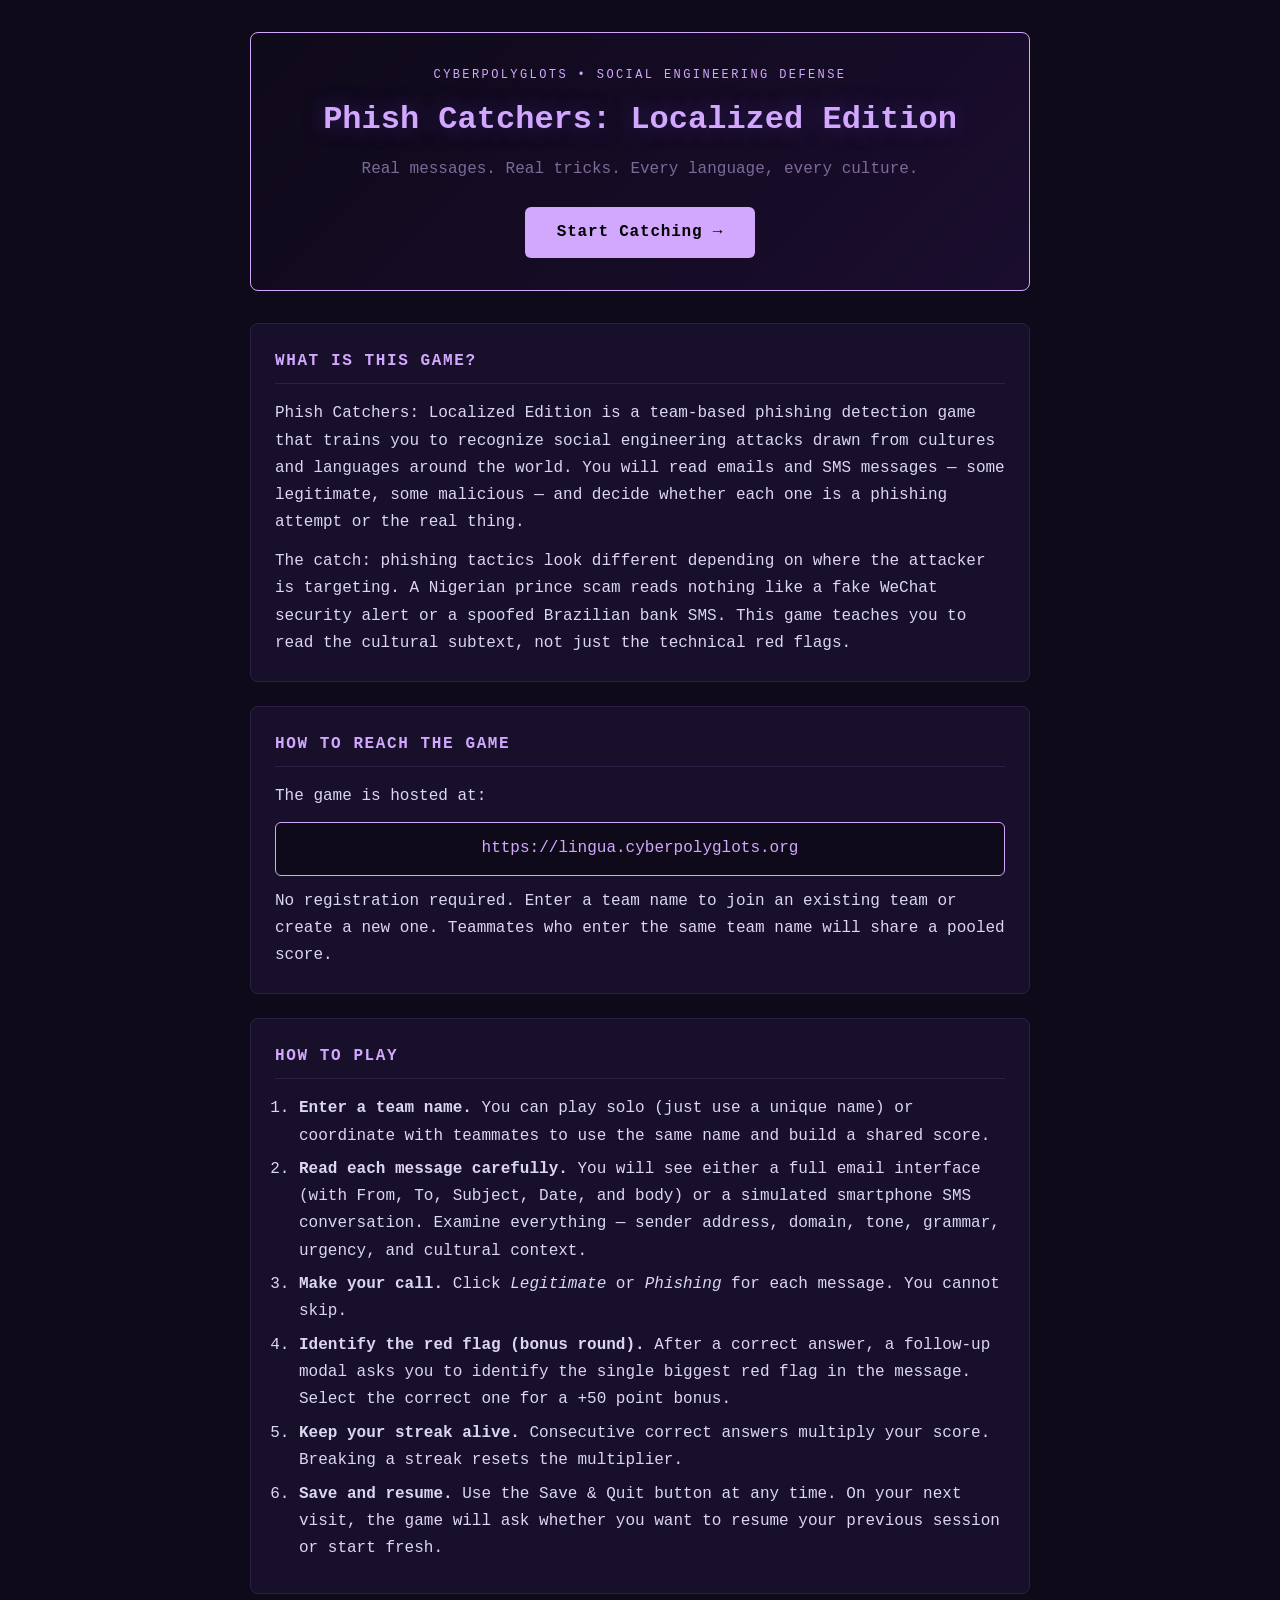
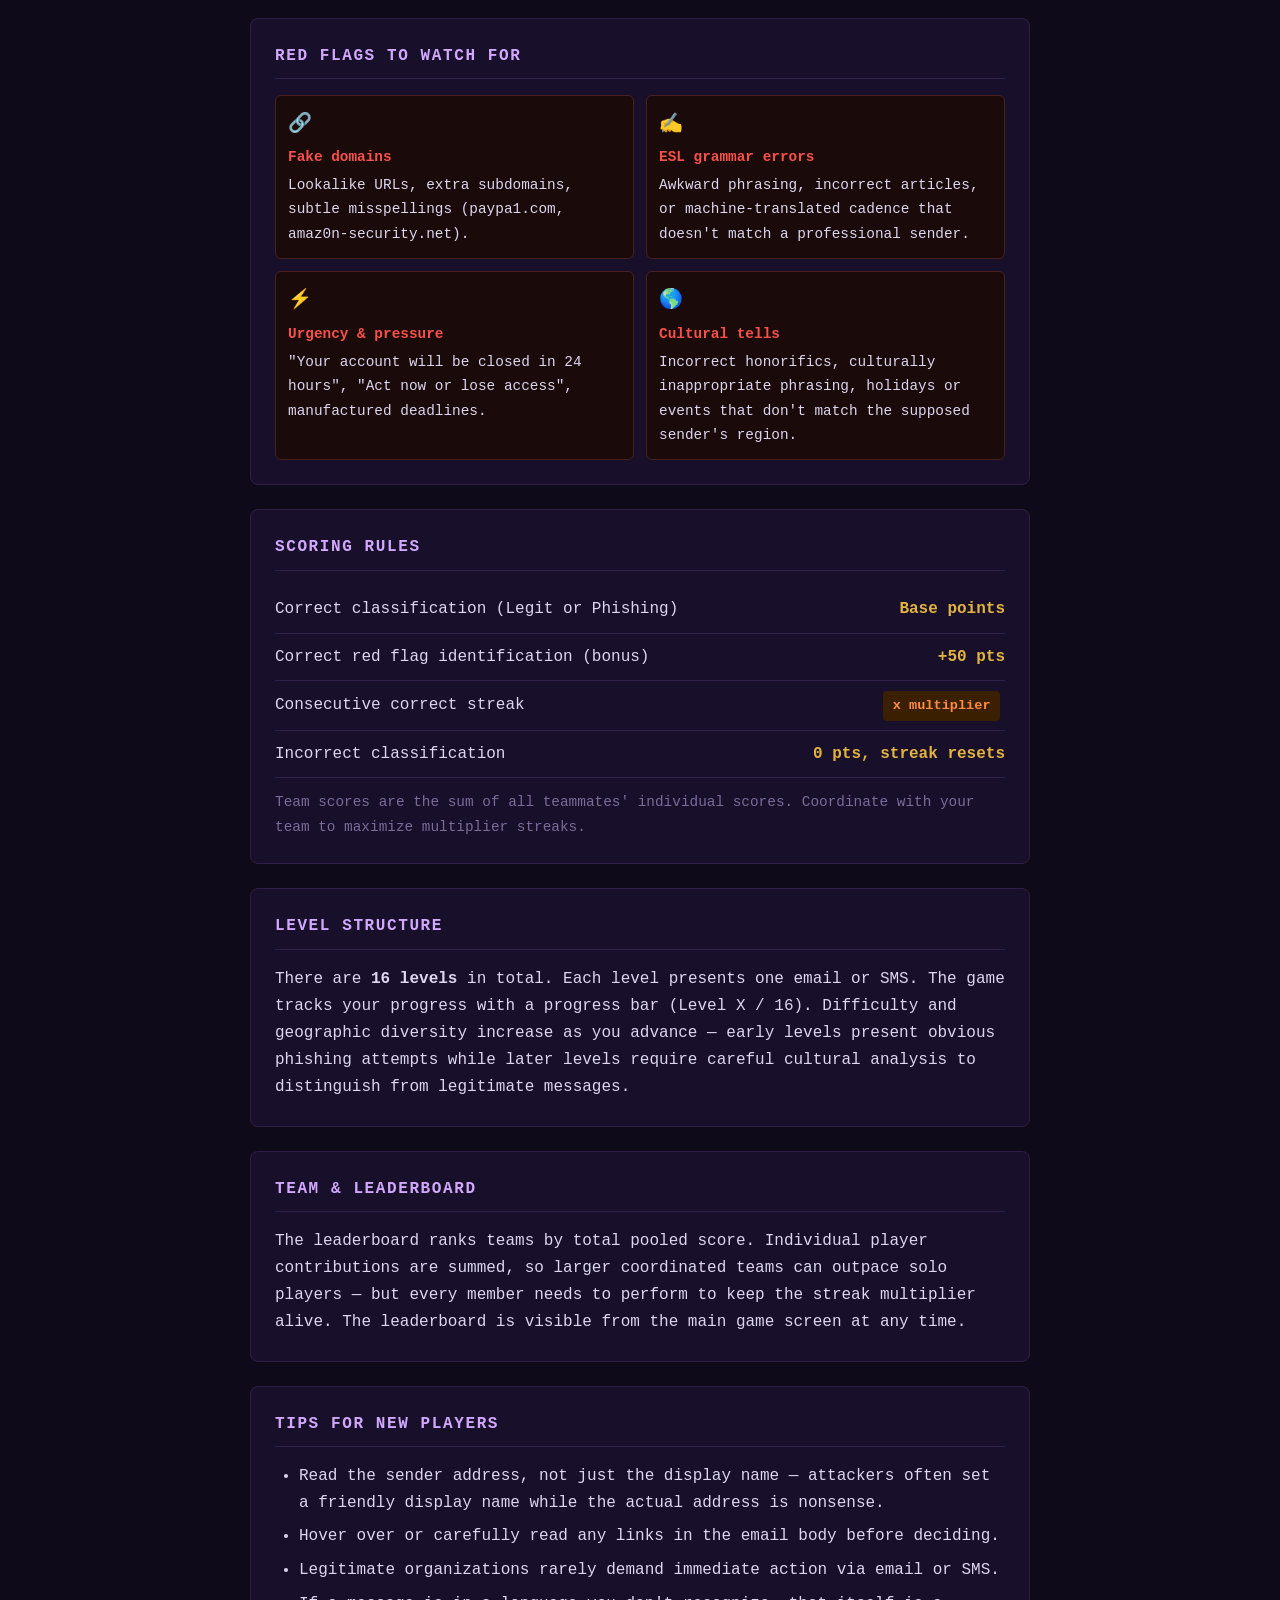
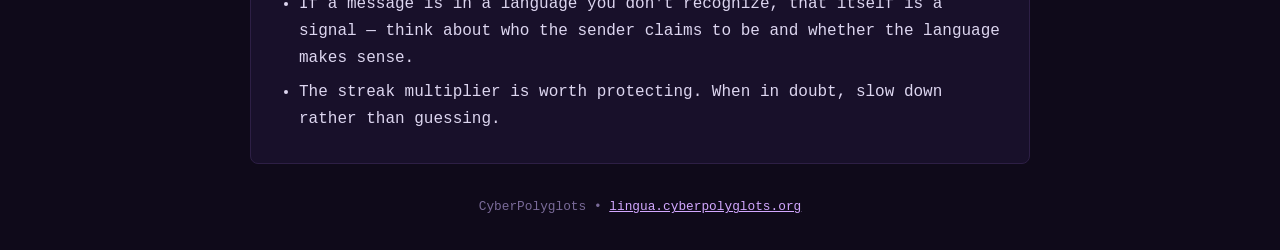
<file: info-phishing.html>
<!DOCTYPE html>
<html lang="en">
<head>
  <meta charset="UTF-8" />
  <meta name="viewport" content="width=device-width, initial-scale=1.0" />
  <title>Phish Catchers: Localized Edition — Player Guide</title>
  <style>
    :root {
      --bg: #0f0a1a;
      --surface: #18102a;
      --border: #2d1f45;
      --purple: #d2a8ff;
      --purple-dim: #3a1f6b;
      --text: #ddd6f0;
      --muted: #7a6b99;
      --red: #f85149;
      --yellow: #e3b341;
      --green: #39d353;
      --orange: #ff8c42;
    }

    * { box-sizing: border-box; margin: 0; padding: 0; }

    body {
      background: var(--bg);
      color: var(--text);
      font-family: 'Courier New', Courier, monospace;
      line-height: 1.7;
      padding: 2rem 1rem;
    }

    .container { max-width: 780px; margin: 0 auto; }

    header {
      border: 1px solid var(--purple);
      border-radius: 8px;
      padding: 2rem;
      margin-bottom: 2rem;
      background: linear-gradient(135deg, #0f0a1a 0%, #1a0d2e 100%);
      text-align: center;
    }

    header .label {
      color: var(--purple);
      font-size: 0.75rem;
      letter-spacing: 0.2em;
      text-transform: uppercase;
      margin-bottom: 0.5rem;
    }

    header h1 {
      font-size: 2rem;
      color: var(--purple);
      text-shadow: 0 0 20px var(--purple-dim);
      margin-bottom: 0.5rem;
    }

    header .tagline {
      color: var(--muted);
      font-size: 1rem;
    }

    .play-btn {
      display: inline-block;
      margin-top: 1.5rem;
      padding: 0.75rem 2rem;
      background: var(--purple);
      color: #000;
      font-family: inherit;
      font-weight: bold;
      font-size: 1rem;
      text-decoration: none;
      border-radius: 6px;
      letter-spacing: 0.05em;
      transition: opacity 0.2s;
    }

    .play-btn:hover { opacity: 0.85; }

    section {
      background: var(--surface);
      border: 1px solid var(--border);
      border-radius: 8px;
      padding: 1.5rem;
      margin-bottom: 1.5rem;
    }

    section h2 {
      color: var(--purple);
      font-size: 1rem;
      letter-spacing: 0.1em;
      text-transform: uppercase;
      margin-bottom: 1rem;
      padding-bottom: 0.5rem;
      border-bottom: 1px solid var(--border);
    }

    p { margin-bottom: 0.75rem; color: var(--text); }
    p:last-child { margin-bottom: 0; }

    ul, ol { padding-left: 1.5rem; margin-bottom: 0; }
    li { margin-bottom: 0.4rem; color: var(--text); }

    .red-flags {
      display: grid;
      grid-template-columns: 1fr 1fr;
      gap: 0.75rem;
      margin-top: 0.75rem;
    }

    @media (max-width: 500px) {
      .red-flags { grid-template-columns: 1fr; }
    }

    .flag-card {
      background: #1a0a0a;
      border: 1px solid #4a1f1f;
      border-radius: 6px;
      padding: 0.75rem;
      font-size: 0.9rem;
    }

    .flag-card .icon { font-size: 1.2rem; margin-bottom: 0.3rem; }
    .flag-card strong { color: var(--red); display: block; margin-bottom: 0.2rem; }

    .score-row {
      display: flex;
      align-items: center;
      gap: 1rem;
      padding: 0.6rem 0;
      border-bottom: 1px solid var(--border);
    }

    .score-row:last-child { border-bottom: none; }
    .score-label { flex: 1; }
    .score-val { color: var(--yellow); font-weight: bold; min-width: 90px; text-align: right; }

    .url-box {
      background: #0f0a1a;
      border: 1px solid var(--purple);
      border-radius: 6px;
      padding: 0.75rem 1rem;
      font-size: 1rem;
      color: var(--purple);
      text-align: center;
      margin-top: 0.75rem;
    }

    .url-box a { color: var(--purple); text-decoration: none; }
    .url-box a:hover { text-decoration: underline; }

    .streak-badge {
      display: inline-block;
      background: #3a1f00;
      color: var(--orange);
      padding: 0.2rem 0.6rem;
      border-radius: 4px;
      font-size: 0.85rem;
      margin-right: 0.3rem;
    }

    footer {
      text-align: center;
      color: var(--muted);
      font-size: 0.8rem;
      margin-top: 2rem;
    }
  </style>
</head>
<body>
  <div class="container">

    <header>
      <div class="label">CyberPolyglots &bull; Social Engineering Defense</div>
      <h1>Phish Catchers: Localized Edition</h1>
      <div class="tagline">Real messages. Real tricks. Every language, every culture.</div>
      <a class="play-btn" href="https://lingua.cyberpolyglots.org" target="_blank" rel="noopener">Start Catching &rarr;</a>
    </header>

    <section>
      <h2>What Is This Game?</h2>
      <p>Phish Catchers: Localized Edition is a team-based phishing detection game that trains you to recognize social engineering attacks drawn from cultures and languages around the world. You will read emails and SMS messages — some legitimate, some malicious — and decide whether each one is a phishing attempt or the real thing.</p>
      <p>The catch: phishing tactics look different depending on where the attacker is targeting. A Nigerian prince scam reads nothing like a fake WeChat security alert or a spoofed Brazilian bank SMS. This game teaches you to read the cultural subtext, not just the technical red flags.</p>
    </section>

    <section>
      <h2>How to Reach the Game</h2>
      <p>The game is hosted at:</p>
      <div class="url-box">
        <a href="https://lingua.cyberpolyglots.org" target="_blank" rel="noopener">https://lingua.cyberpolyglots.org</a>
      </div>
      <p style="margin-top:0.75rem;">No registration required. Enter a team name to join an existing team or create a new one. Teammates who enter the same team name will share a pooled score.</p>
    </section>

    <section>
      <h2>How to Play</h2>
      <ol>
        <li><strong>Enter a team name.</strong> You can play solo (just use a unique name) or coordinate with teammates to use the same name and build a shared score.</li>
        <li><strong>Read each message carefully.</strong> You will see either a full email interface (with From, To, Subject, Date, and body) or a simulated smartphone SMS conversation. Examine everything — sender address, domain, tone, grammar, urgency, and cultural context.</li>
        <li><strong>Make your call.</strong> Click <em>Legitimate</em> or <em>Phishing</em> for each message. You cannot skip.</li>
        <li><strong>Identify the red flag (bonus round).</strong> After a correct answer, a follow-up modal asks you to identify the single biggest red flag in the message. Select the correct one for a +50 point bonus.</li>
        <li><strong>Keep your streak alive.</strong> Consecutive correct answers multiply your score. Breaking a streak resets the multiplier.</li>
        <li><strong>Save and resume.</strong> Use the Save &amp; Quit button at any time. On your next visit, the game will ask whether you want to resume your previous session or start fresh.</li>
      </ol>
    </section>

    <section>
      <h2>Red Flags to Watch For</h2>
      <div class="red-flags">
        <div class="flag-card">
          <div class="icon">&#128279;</div>
          <strong>Fake domains</strong>
          Lookalike URLs, extra subdomains, subtle misspellings (paypa1.com, amaz0n-security.net).
        </div>
        <div class="flag-card">
          <div class="icon">&#9997;</div>
          <strong>ESL grammar errors</strong>
          Awkward phrasing, incorrect articles, or machine-translated cadence that doesn't match a professional sender.
        </div>
        <div class="flag-card">
          <div class="icon">&#9889;</div>
          <strong>Urgency &amp; pressure</strong>
          "Your account will be closed in 24 hours", "Act now or lose access", manufactured deadlines.
        </div>
        <div class="flag-card">
          <div class="icon">&#127758;</div>
          <strong>Cultural tells</strong>
          Incorrect honorifics, culturally inappropriate phrasing, holidays or events that don't match the supposed sender's region.
        </div>
      </div>
    </section>

    <section>
      <h2>Scoring Rules</h2>
      <div class="score-row">
        <span class="score-label">Correct classification (Legit or Phishing)</span>
        <span class="score-val">Base points</span>
      </div>
      <div class="score-row">
        <span class="score-label">Correct red flag identification (bonus)</span>
        <span class="score-val">+50 pts</span>
      </div>
      <div class="score-row">
        <span class="score-label">Consecutive correct streak</span>
        <span class="score-val"><span class="streak-badge">x multiplier</span></span>
      </div>
      <div class="score-row">
        <span class="score-label">Incorrect classification</span>
        <span class="score-val">0 pts, streak resets</span>
      </div>
      <p style="margin-top:0.75rem; color: var(--muted); font-size:0.9rem;">Team scores are the sum of all teammates' individual scores. Coordinate with your team to maximize multiplier streaks.</p>
    </section>

    <section>
      <h2>Level Structure</h2>
      <p>There are <strong>16 levels</strong> in total. Each level presents one email or SMS. The game tracks your progress with a progress bar (Level X / 16). Difficulty and geographic diversity increase as you advance — early levels present obvious phishing attempts while later levels require careful cultural analysis to distinguish from legitimate messages.</p>
    </section>

    <section>
      <h2>Team &amp; Leaderboard</h2>
      <p>The leaderboard ranks teams by total pooled score. Individual player contributions are summed, so larger coordinated teams can outpace solo players — but every member needs to perform to keep the streak multiplier alive. The leaderboard is visible from the main game screen at any time.</p>
    </section>

    <section>
      <h2>Tips for New Players</h2>
      <ul>
        <li>Read the sender address, not just the display name — attackers often set a friendly display name while the actual address is nonsense.</li>
        <li>Hover over or carefully read any links in the email body before deciding.</li>
        <li>Legitimate organizations rarely demand immediate action via email or SMS.</li>
        <li>If a message is in a language you don't recognize, that itself is a signal — think about who the sender claims to be and whether the language makes sense.</li>
        <li>The streak multiplier is worth protecting. When in doubt, slow down rather than guessing.</li>
      </ul>
    </section>

    <footer>
      CyberPolyglots &bull; <a href="https://lingua.cyberpolyglots.org" style="color: var(--purple);">lingua.cyberpolyglots.org</a>
    </footer>

  </div>
</body>
</html>
</file>
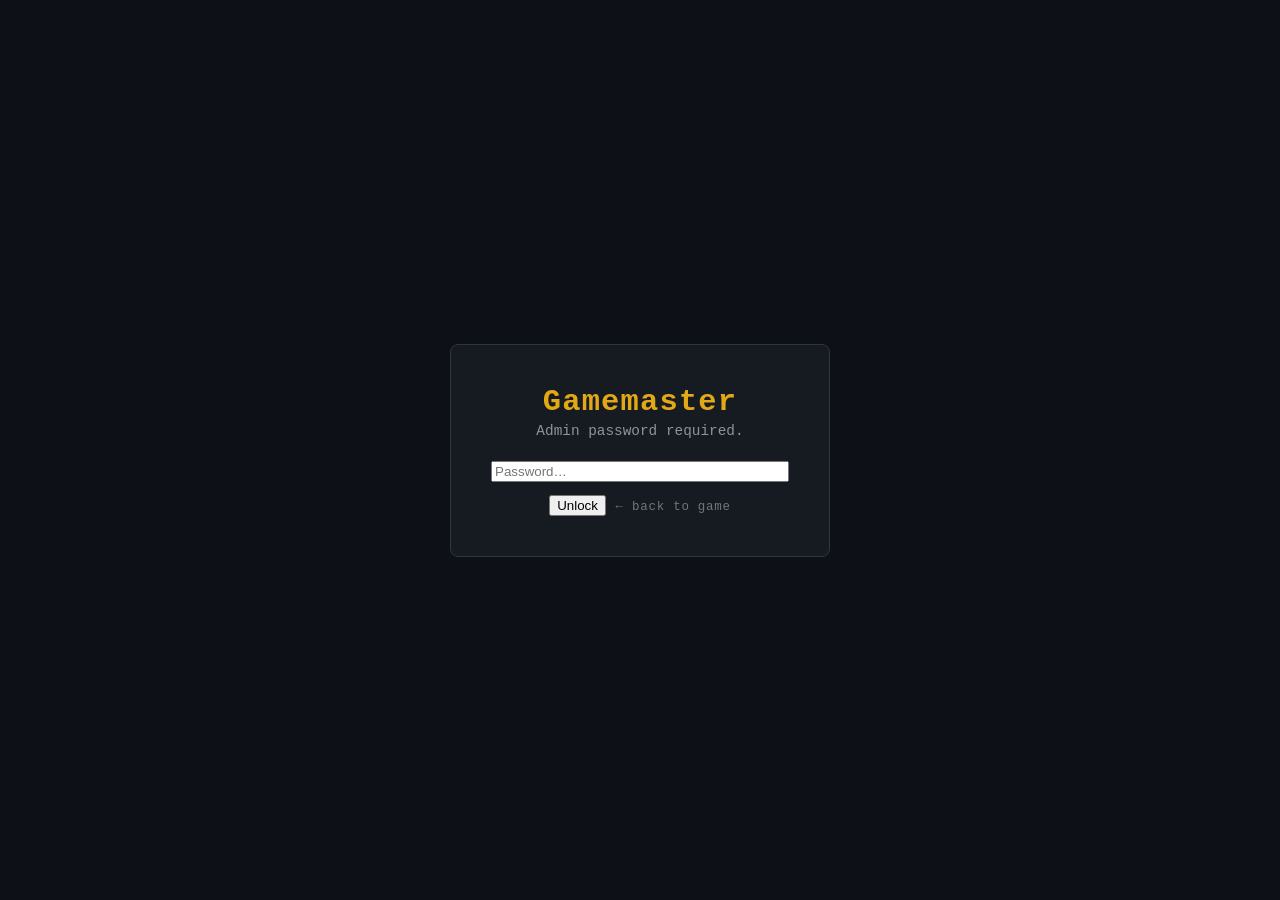
<file: Multilingual OSINT Puzzles/admin.html>
<!DOCTYPE html>
<html lang="en">
<head>
    <meta charset="UTF-8">
    <meta name="viewport" content="width=device-width, initial-scale=1.0">
    <title>OSINT Puzzles — Admin</title>
    <link rel="stylesheet" href="style.css">
</head>
<body>
    <!-- Password gate -->
    <div id="admin-gate" class="screen">
        <div class="login-box">
            <h1>Gamemaster</h1>
            <p class="tagline">Admin password required.</p>
            <input type="password" id="admin-pw-input" placeholder="Password…" />
            <button id="btn-admin-login">Unlock</button>
            <a href="/" class="admin-link">← back to game</a>
            <p id="admin-pw-err" class="reset-message err hidden">Incorrect password.</p>
        </div>
    </div>

    <!-- Admin app -->
    <div id="admin-app" class="screen hidden">
        <div class="admin-container">
            <div class="admin-header">
                <h1>OSINT Puzzles · Admin</h1>
                <a href="/">← back to game</a>
            </div>

            <div class="admin-grid">
                <div class="admin-list">
                    <button class="new-btn" id="btn-new-puzzle">+ New puzzle</button>
                    <h2>Puzzles</h2>
                    <div id="puzzle-list"></div>
                </div>

                <div class="admin-editor" id="editor">
                    <h2 id="editor-title">Select or create a puzzle</h2>
                    <div id="editor-form" class="hidden">
                        <div class="field">
                            <label>Title</label>
                            <input type="text" id="e-title" />
                        </div>
                        <div class="field-row-3">
                            <div class="field">
                                <label>Category</label>
                                <input type="text" id="e-category" placeholder="e.g. Geolocation" />
                            </div>
                            <div class="field">
                                <label>Language</label>
                                <input type="text" id="e-language" placeholder="e.g. Russian" />
                            </div>
                            <div class="field">
                                <label>Difficulty</label>
                                <select id="e-difficulty">
                                    <option>Easy</option>
                                    <option>Medium</option>
                                    <option>Hard</option>
                                    <option>Insane</option>
                                </select>
                            </div>
                        </div>
                        <div class="field">
                            <label>Description / Question</label>
                            <textarea id="e-description" placeholder="Pose the puzzle. Include flag format hint."></textarea>
                        </div>
                        <div class="field-row">
                            <div class="field">
                                <label>Flag (the correct answer)</label>
                                <input type="text" id="e-flag" placeholder="flag{...}" />
                            </div>
                            <div class="field">
                                <label>Points</label>
                                <input type="number" id="e-points" value="100" min="1" />
                            </div>
                        </div>
                        <div class="field checkbox-field">
                            <input type="checkbox" id="e-case" />
                            <label for="e-case" style="margin:0;text-transform:none;letter-spacing:0;font-size:0.85rem;">Flag is case-sensitive</label>
                        </div>

                        <div class="field">
                            <label>Image (rendered inline)</label>
                            <div class="upload-row">
                                <input type="file" id="e-image-input" accept="image/*" />
                                <button type="button" id="btn-upload-image">Upload</button>
                                <span class="upload-status" id="image-status"></span>
                            </div>
                            <img id="image-preview" class="upload-preview hidden" />
                            <input type="hidden" id="e-image-path" />
                        </div>

                        <div class="field">
                            <label>Attachment file (downloadable)</label>
                            <div class="upload-row">
                                <input type="file" id="e-file-input" />
                                <button type="button" id="btn-upload-file">Upload</button>
                                <span class="upload-status" id="file-status"></span>
                            </div>
                            <input type="hidden" id="e-file-path" />
                            <input type="hidden" id="e-file-name" />
                        </div>

                        <div class="field">
                            <div class="hints-editor">
                                <h3>CLUES</h3>
                                <div id="hints-list"></div>
                                <button type="button" class="add-hint-btn" id="btn-add-hint">+ Add clue</button>
                            </div>
                        </div>

                        <div class="editor-actions">
                            <button class="btn-save" id="btn-save">Save puzzle</button>
                            <button class="btn-delete hidden" id="btn-delete">Delete</button>
                        </div>
                    </div>
                </div>
            </div>
        </div>
    </div>

    <div id="toast-container"></div>

    <script src="admin.js"></script>
</body>
</html>
</file>
<file: Localized Phishing/style.css>
:root {
    --bg: #f0f2f5;
    --surface: #ffffff;
    --surface-alt: #f9f9f9;
    --primary: #2c3e50;
    --primary-dark: #1a252f;
    --legit: #27ae60;
    --legit-dark: #219653;
    --phish: #e74c3c;
    --phish-dark: #c0392b;
    --border: #e0e0e0;
    --text: #2c3e50;
    --text-muted: #7f8c8d;
    --info-bg: #e8f4f8;
    --info-border: #3498db;
    --bonus: #f39c12;

    /* SMS phone mockup */
    --sms-dark: #1c1c1e;
    --sms-bubble: #e5e5ea;

    /* Type badges */
    --badge-email-bg: #dbeafe;
    --badge-email-text: #1d4ed8;
    --badge-sms-bg: #d1fae5;
    --badge-sms-text: #065f46;

    /* Elevation scale */
    --shadow-sm: 0 2px 6px rgba(0,0,0,0.07);
    --shadow-md: 0 6px 18px rgba(0,0,0,0.12);
    --shadow-lg: 0 12px 34px rgba(0,0,0,0.18);

    /* Radius scale */
    --radius-sm: 6px;
    --radius-md: 10px;
    --radius-lg: 14px;
    --radius-pill: 20px;

    /* Spacing scale */
    --space-xs: 4px;
    --space-sm: 8px;
    --space-md: 16px;
    --space-lg: 24px;
    --space-xl: 32px;

    /* Motion */
    --transition-fast: 0.15s ease;
    --transition-base: 0.25s ease;
}

* { box-sizing: border-box; margin: 0; padding: 0; }

body {
    background: var(--bg);
    color: var(--text);
    font-family: 'Segoe UI', Tahoma, Geneva, Verdana, sans-serif;
    display: flex;
    justify-content: center;
    padding: 20px;
    min-height: 100vh;
}

.game-container {
    max-width: 820px;
    width: 100%;
}

/* Header */
header {
    display: flex;
    justify-content: space-between;
    align-items: center;
    background: linear-gradient(135deg, var(--primary), var(--primary-dark));
    color: white;
    padding: 16px 22px;
    border-radius: var(--radius-md) var(--radius-md) 0 0;
    gap: 12px;
    flex-wrap: wrap;
    box-shadow: var(--shadow-sm);
}

.header-left {
    display: flex;
    flex-direction: column;
    gap: 4px;
}

header h1 { font-size: 1.2rem; letter-spacing: 0.2px; }

.team-name-display {
    font-size: 0.78rem;
    background: rgba(255,255,255,0.15);
    border-radius: var(--radius-pill);
    padding: 2px 10px;
    color: var(--badge-sms-bg);
    font-weight: 600;
    width: fit-content;
}

.btn-leaderboard-header {
    background: rgba(255,255,255,0.15);
    border: 1px solid rgba(255,255,255,0.3);
    color: white;
    border-radius: var(--radius-sm);
    padding: 5px 10px;
    font-size: 1rem;
    cursor: pointer;
    transition: background var(--transition-fast), transform var(--transition-fast);
    line-height: 1;
}

.btn-leaderboard-header:hover { background: rgba(255,255,255,0.25); transform: translateY(-1px); }
.btn-leaderboard-header:active { transform: scale(0.95); }

.score-board {
    display: flex;
    align-items: center;
    gap: 10px;
    font-weight: bold;
    font-size: 0.95rem;
}

.score-board > span {
    background: rgba(255,255,255,0.12);
    padding: 4px 12px;
    border-radius: var(--radius-pill);
}

.streak-display {
    background: linear-gradient(135deg, #e67e22, var(--bonus));
    padding: 4px 12px;
    border-radius: var(--radius-pill);
    font-size: 0.9rem;
    box-shadow: 0 2px 8px rgba(243,156,18,0.4);
    animation: pulse 1s ease-in-out infinite alternate;
}

@keyframes pulse {
    from { opacity: 0.85; transform: scale(1); }
    to { opacity: 1; transform: scale(1.04); }
}

/* Progress bar */
.progress-bar-wrap {
    height: 5px;
    background: #dde1e7;
    overflow: hidden;
}

.progress-bar {
    height: 100%;
    background: linear-gradient(90deg, var(--info-border), var(--legit));
    transition: width 0.45s ease;
    width: 0%;
}

/* Main */
main {
    background: var(--surface);
    padding: 24px;
    border-radius: 0 0 var(--radius-md) var(--radius-md);
    box-shadow: var(--shadow-md);
}

.instruction-panel {
    background: var(--info-bg);
    padding: 14px 18px;
    border-left: 4px solid var(--info-border);
    border-radius: var(--radius-sm);
    margin-bottom: 20px;
    font-size: 0.95rem;
    line-height: 1.5;
}

/* Type badge */
.type-badge-row {
    margin-bottom: 12px;
}

.type-badge {
    display: inline-block;
    padding: 4px 13px;
    border-radius: var(--radius-pill);
    font-size: 0.75rem;
    font-weight: 700;
    letter-spacing: 1px;
    text-transform: uppercase;
}

.type-email {
    background: var(--badge-email-bg);
    color: var(--badge-email-text);
}

.type-sms {
    background: var(--badge-sms-bg);
    color: var(--badge-sms-text);
}

/* Email client */
.email-client {
    border: 1px solid var(--border);
    border-radius: var(--radius-md);
    margin-bottom: 20px;
    overflow: hidden;
    box-shadow: var(--shadow-sm);
    animation: cardIn var(--transition-base);
}

.email-header {
    background: var(--surface-alt);
    padding: 14px 16px;
    border-bottom: 1px solid var(--border);
}

.email-row {
    margin-bottom: 6px;
    font-size: 0.92rem;
}

.email-row:last-child { margin-bottom: 0; }

.email-body {
    padding: 20px;
    min-height: 180px;
    white-space: pre-wrap;
    line-height: 1.65;
    font-size: 0.95rem;
}

/* Message card entrance */
@keyframes cardIn {
    from { opacity: 0; transform: translateY(6px); }
    to { opacity: 1; transform: translateY(0); }
}

/* SMS Phone mockup */
.sms-phone {
    background: var(--sms-dark);
    border-radius: 28px;
    max-width: 380px;
    margin: 0 auto 20px;
    overflow: hidden;
    box-shadow: var(--shadow-lg), inset 0 0 0 1px rgba(255,255,255,0.08);
    animation: cardIn var(--transition-base);
}

.sms-status-bar {
    background: var(--sms-dark);
    display: flex;
    justify-content: space-between;
    align-items: center;
    padding: 10px 20px 4px;
    color: white;
    font-size: 0.75rem;
    font-weight: 600;
}

.sms-contact-bar {
    background: #f2f2f7;
    display: flex;
    align-items: center;
    gap: 10px;
    padding: 8px 14px 10px;
    border-bottom: 1px solid #d1d1d6;
}

.sms-back {
    font-size: 1.8rem;
    color: #007aff;
    line-height: 1;
    font-weight: 300;
    cursor: default;
}

.sms-avatar {
    font-size: 1.6rem;
    background: #c7c7cc;
    border-radius: 50%;
    width: 36px;
    height: 36px;
    display: flex;
    align-items: center;
    justify-content: center;
}

.sms-contact-name {
    font-size: 0.9rem;
    font-weight: 600;
    color: var(--sms-dark);
}

.sms-contact-number {
    font-size: 0.75rem;
    color: var(--text-muted);
}

.sms-messages {
    background: #ffffff;
    padding: 16px 16px 20px;
    min-height: 180px;
}

.sms-timestamp {
    text-align: center;
    font-size: 0.72rem;
    color: var(--text-muted);
    margin-bottom: 12px;
}

.sms-bubble {
    background: var(--sms-bubble);
    color: var(--sms-dark);
    border-radius: 18px 18px 18px 4px;
    padding: 10px 14px;
    max-width: 85%;
    font-size: 0.92rem;
    line-height: 1.5;
    word-break: break-word;
    box-shadow: var(--shadow-sm);
}

/* RTL languages: Arabic, Urdu, Hebrew — flip bubble tail to right */
.sms-bubble[dir="rtl"] {
    border-radius: 18px 18px 4px 18px;
    text-align: right;
    font-size: 1rem;
}

/* Action buttons */
.action-buttons {
    display: flex;
    gap: 16px;
    justify-content: center;
    margin-top: 8px;
}

.btn {
    padding: 13px 30px;
    font-size: 1rem;
    font-weight: 700;
    border: none;
    border-radius: var(--radius-sm);
    cursor: pointer;
    color: white;
    box-shadow: var(--shadow-sm);
    transition: background var(--transition-fast), transform var(--transition-fast), box-shadow var(--transition-fast);
}

.btn:hover:not(:disabled) { transform: translateY(-1px); box-shadow: var(--shadow-md); }
.btn:active:not(:disabled) { transform: scale(0.97); box-shadow: var(--shadow-sm); }
.btn:disabled { opacity: 0.5; cursor: not-allowed; transform: none; box-shadow: none; }

.btn-legit { background: var(--legit); }
.btn-legit:hover:not(:disabled) { background: var(--legit-dark); }

.btn-phish { background: var(--phish); }
.btn-phish:hover:not(:disabled) { background: var(--phish-dark); }

.btn-next { background: var(--primary); }
.btn-next:hover { background: var(--primary-dark); }

/* Modal */
.modal {
    position: fixed;
    inset: 0;
    background: rgba(0,0,0,0.55);
    display: flex;
    justify-content: center;
    align-items: center;
    z-index: 1000;
    padding: 20px;
    animation: fadeIn var(--transition-fast);
}

@keyframes fadeIn {
    from { opacity: 0; }
    to { opacity: 1; }
}

.modal.hidden { display: none; }

.modal-content {
    background: var(--surface);
    padding: 32px;
    border-radius: var(--radius-lg);
    max-width: 520px;
    width: 100%;
    text-align: center;
    box-shadow: var(--shadow-lg);
    animation: modalIn var(--transition-base);
}

@keyframes modalIn {
    from { opacity: 0; transform: translateY(10px) scale(0.98); }
    to { opacity: 1; transform: translateY(0) scale(1); }
}

.modal-content h2 {
    font-size: 1.5rem;
    margin-bottom: 12px;
}

.modal-content p {
    margin-bottom: 22px;
    line-height: 1.6;
    font-size: 0.96rem;
    color: #444;
    text-align: left;
}

/* Feedback bonus badge */
.feedback-bonus {
    background: var(--bonus);
    color: white;
    display: inline-block;
    padding: 5px 16px;
    border-radius: var(--radius-pill);
    font-weight: 700;
    font-size: 0.9rem;
    margin-bottom: 16px;
    box-shadow: 0 2px 8px rgba(243,156,18,0.35);
}

/* Red flag modal */
.redflag-header {
    margin-bottom: 18px;
}

.redflag-correct-badge {
    background: var(--legit);
    color: white;
    display: inline-block;
    padding: 5px 16px;
    border-radius: var(--radius-pill);
    font-weight: 700;
    font-size: 0.85rem;
    margin-bottom: 10px;
    box-shadow: 0 2px 8px rgba(39,174,96,0.35);
}

.redflag-subtitle {
    color: var(--text-muted);
    font-size: 0.88rem;
    margin-bottom: 0 !important;
    text-align: center !important;
}

.redflag-options {
    display: flex;
    flex-direction: column;
    gap: 10px;
}

.redflag-btn {
    background: #f5f7fa;
    border: 2px solid var(--border);
    border-radius: var(--radius-sm);
    padding: 12px 16px;
    font-size: 0.9rem;
    text-align: left;
    cursor: pointer;
    transition: background var(--transition-fast), border-color var(--transition-fast), transform var(--transition-fast);
    line-height: 1.4;
}

.redflag-btn:hover {
    background: #eaf0fb;
    border-color: var(--info-border);
    transform: translateX(2px);
}

.redflag-btn:active {
    transform: translateX(2px) scale(0.99);
}

/* Game over screen */
.game-over {
    text-align: center;
    padding: 20px 0;
}

.game-over-icon { font-size: 3rem; margin-bottom: 12px; }

.game-over h2 {
    font-size: 1.8rem;
    color: var(--primary);
    margin-bottom: 16px;
}

.final-score {
    font-size: 3.5rem;
    font-weight: 800;
    color: var(--primary);
    line-height: 1;
}

.final-score-label {
    color: var(--text-muted);
    font-size: 0.95rem;
    margin-bottom: 16px;
}

.grade-badge {
    display: inline-block;
    border: 2px solid;
    border-radius: var(--radius-pill);
    padding: 5px 20px;
    font-weight: 700;
    font-size: 1rem;
    margin-bottom: 24px;
}

.score-breakdown {
    background: var(--surface-alt);
    border-radius: var(--radius-md);
    padding: 16px 20px;
    margin-bottom: 24px;
    max-width: 300px;
    margin-left: auto;
    margin-right: auto;
    box-shadow: var(--shadow-sm);
}

.breakdown-row {
    display: flex;
    justify-content: space-between;
    padding: 5px 0;
    font-size: 0.92rem;
    border-bottom: 1px solid var(--border);
}

.breakdown-row:last-child { border-bottom: none; }

/* Game over actions */
.game-over-actions {
    display: flex;
    gap: 12px;
    justify-content: center;
    flex-wrap: wrap;
}

.btn-leaderboard-gameover {
    background: #2980b9;
    padding: 13px 28px;
    font-size: 1rem;
    font-weight: 700;
    border: none;
    border-radius: var(--radius-sm);
    cursor: pointer;
    color: white;
    box-shadow: var(--shadow-sm);
    transition: background var(--transition-fast), transform var(--transition-fast), box-shadow var(--transition-fast);
}

.btn-leaderboard-gameover:hover { background: #1f6fa8; transform: translateY(-1px); box-shadow: var(--shadow-md); }
.btn-leaderboard-gameover:active { transform: scale(0.97); }

/* Team result card on game over */
.team-result {
    margin-bottom: 20px;
}

.team-result-loading {
    color: var(--text-muted);
    font-size: 0.9rem;
    padding: 10px 0;
}

.team-result-error {
    color: var(--phish);
    font-size: 0.88rem;
}

.team-result-card {
    background: linear-gradient(135deg, #1a3a5c, var(--primary));
    color: white;
    border-radius: var(--radius-md);
    padding: 18px 20px;
    max-width: 320px;
    margin: 0 auto;
    box-shadow: var(--shadow-md);
}

.team-result-name {
    font-size: 0.85rem;
    opacity: 0.75;
    margin-bottom: 12px;
    font-weight: 600;
    letter-spacing: 0.5px;
}

.team-result-stats {
    display: flex;
    justify-content: space-around;
}

.team-stat {
    display: flex;
    flex-direction: column;
    align-items: center;
    gap: 3px;
}

.team-stat-value {
    font-size: 1.7rem;
    font-weight: 800;
    line-height: 1;
}

.team-stat-label {
    font-size: 0.7rem;
    opacity: 0.65;
    text-transform: uppercase;
    letter-spacing: 0.5px;
}

/* Save & Quit button */
.save-quit-wrap {
    text-align: center;
    margin-top: 14px;
}

.btn-save-quit {
    background: none;
    border: none;
    color: var(--text-muted);
    font-size: 0.85rem;
    cursor: pointer;
    padding: 5px 10px;
    border-radius: var(--radius-sm);
    transition: color var(--transition-fast), background var(--transition-fast);
}

.btn-save-quit:hover {
    color: var(--text);
    background: var(--bg);
}

/* Resume modal */
.resume-actions {
    display: flex;
    flex-direction: column;
    gap: 10px;
}

.btn-start-fresh {
    background: none;
    border: 2px solid var(--border);
    color: var(--text-muted);
    padding: 11px 28px;
    font-size: 1rem;
    font-weight: 600;
    border-radius: var(--radius-sm);
    cursor: pointer;
    transition: border-color var(--transition-fast), color var(--transition-fast), background var(--transition-fast);
}

.btn-start-fresh:hover {
    border-color: #aaa;
    color: var(--text);
    background: var(--bg);
}

/* Team registration screen */
.team-modal-content {
    max-width: 420px !important;
    text-align: center;
}

.team-screen-icon {
    font-size: 3rem;
    margin-bottom: 10px;
}

.team-screen-subtitle {
    color: var(--text-muted);
    font-size: 0.92rem;
    margin-bottom: 22px !important;
    text-align: center !important;
    line-height: 1.5;
}

.team-input-wrap {
    display: flex;
    flex-direction: column;
    gap: 10px;
}

.team-input-wrap input {
    padding: 12px 14px;
    font-size: 1rem;
    border: 2px solid var(--border);
    border-radius: var(--radius-sm);
    outline: none;
    transition: border-color var(--transition-fast), box-shadow var(--transition-fast);
    text-align: center;
    font-family: inherit;
}

.team-input-wrap input:focus {
    border-color: var(--info-border);
    box-shadow: 0 0 0 3px rgba(52,152,219,0.18);
}

.team-error {
    color: var(--phish);
    font-size: 0.88rem;
    margin-top: 8px;
    text-align: center !important;
    margin-bottom: 0 !important;
}

/* Leaderboard modal */
.leaderboard-modal-content {
    max-width: 560px !important;
}

.leaderboard-modal-content h2 {
    text-align: center;
    margin-bottom: 18px;
}

.leaderboard-body {
    margin-bottom: 20px;
    max-height: 400px;
    overflow-y: auto;
}

.leaderboard-loading {
    text-align: center;
    color: var(--text-muted);
    padding: 20px 0;
    margin: 0 !important;
}

.leaderboard-table {
    width: 100%;
    border-collapse: collapse;
    font-size: 0.92rem;
}

.leaderboard-table th {
    background: var(--bg);
    padding: 10px 12px;
    text-align: left;
    font-size: 0.78rem;
    text-transform: uppercase;
    letter-spacing: 0.5px;
    color: var(--text-muted);
    position: sticky;
    top: 0;
}

.leaderboard-table td {
    padding: 11px 12px;
    border-bottom: 1px solid var(--border);
    transition: background var(--transition-fast);
}

.leaderboard-table tr:last-child td { border-bottom: none; }

.leaderboard-table tr:hover td { background: var(--surface-alt); }

.leaderboard-own-row td {
    background: #eaf4ff !important;
    font-weight: 600;
}

.leaderboard-team-name {
    max-width: 180px;
    overflow: hidden;
    text-overflow: ellipsis;
    white-space: nowrap;
}

/* Leaderboard reset */
.leaderboard-reset-section {
    margin-top: 16px;
    padding-top: 14px;
    border-top: 1px solid var(--border);
    text-align: center;
}

.btn-reset-toggle {
    background: transparent;
    color: var(--text-muted);
    border: 1px solid var(--border);
    padding: 6px 14px;
    border-radius: var(--radius-sm);
    cursor: pointer;
    font-size: 0.8rem;
    font-family: inherit;
    transition: color var(--transition-base), border-color var(--transition-base);
}

.btn-reset-toggle:hover { color: var(--phish); border-color: var(--phish); }

.reset-form {
    display: flex;
    gap: 8px;
    margin-top: 10px;
    justify-content: center;
    align-items: center;
}

.reset-form input[type="password"] {
    padding: 7px 10px;
    border: 1px solid var(--border);
    border-radius: var(--radius-sm);
    font-family: inherit;
    font-size: 0.88rem;
    width: 150px;
    transition: border-color var(--transition-fast);
}

.reset-form input[type="password"]:focus {
    outline: none;
    border-color: var(--info-border);
}

.btn-reset-confirm {
    background: var(--phish);
    color: #fff;
    border: none;
    padding: 7px 14px;
    border-radius: var(--radius-sm);
    cursor: pointer;
    font-size: 0.85rem;
    font-family: inherit;
    font-weight: 700;
    transition: background var(--transition-fast), transform var(--transition-fast);
}

.btn-reset-confirm:active { transform: scale(0.96); }

.btn-reset-confirm:hover { background: var(--phish-dark); }

.reset-message {
    margin: 8px 0 0;
    font-size: 0.84rem;
    font-weight: 600;
}

.hidden { display: none !important; }

/* Music Player Widget */
.music-widget {
    position: fixed;
    bottom: 20px;
    right: 20px;
    z-index: 9999;
    display: flex;
    flex-direction: column;
    align-items: flex-end;
    gap: 8px;
}
.music-toggle {
    width: 46px;
    height: 46px;
    border-radius: 50%;
    border: 2px solid var(--primary-dark);
    background: var(--primary);
    color: #fff;
    font-size: 20px;
    cursor: pointer;
    display: flex;
    align-items: center;
    justify-content: center;
    transition: transform var(--transition-fast), background var(--transition-fast);
    box-shadow: var(--shadow-md);
}
.music-toggle:hover { background: var(--primary-dark); transform: scale(1.08); }
.music-toggle:active { transform: scale(0.96); }
.music-panel {
    width: 300px;
    border-radius: var(--radius-md);
    overflow: hidden;
    display: none;
    box-shadow: var(--shadow-lg);
    border: 1px solid var(--border);
}
.music-panel.open { display: block; }
</file>
<file: Malware Analysis/style.css>
:root {
    /* Backgrounds */
    --bg-canvas:      #0d1117;
    --bg-panel:        #161b22;
    --bg-panel-alt:    #21262d;
    --bg-row-hover:    #21262d;
    --bg-row-zebra:    rgba(255, 255, 255, 0.02);

    /* Borders */
    --border-default:  #30363d;
    --border-muted:     #6e7681;
    --border-subtle:    #8b949e;

    /* Text */
    --text-primary:    #c9d1d9;
    --text-muted:       #8b949e;
    --text-faint:       #6e7681;

    /* Accent (blue) */
    --accent-blue:      #58a6ff;
    --accent-blue-strong: #1f6feb;
    --accent-blue-hover:  #388bfd;

    /* Success (green) */
    --success-strong:   #238636;
    --success-hover:    #2ea043;
    --success-text:     #3fb950;
    --success-bg-soft:  rgba(63, 185, 80, 0.15);

    /* Danger (red) */
    --danger-strong:    #da3633;
    --danger-hover:     #f85149;
    --danger-text:      #f85149;
    --danger-bg-soft:   rgba(248, 81, 73, 0.1);
    --danger-bg-soft-alt: rgba(248, 81, 73, 0.12);

    /* Warning (amber) */
    --warning-bg:        #3d2e00;
    --warning-border:     #6b4f00;
    --warning-panel-border: #3d3010;
    --warning-text:       #e3a816;

    /* Radii / misc */
    --radius-sm: 4px;
    --radius-md: 6px;
    --radius-lg: 8px;
    --radius-pill: 12px;

    /* Transitions */
    --transition-fast: 0.15s ease;
    --transition-base:  0.2s ease;

    --font-mono: 'Courier New', Courier, monospace;
}

body, html {
    margin: 0;
    padding: 0;
    font-family: var(--font-mono);
    background-color: var(--bg-canvas);
    color: var(--text-primary);
    height: 100vh;
}

.screen {
    width: 100%;
    height: 100%;
}

.hidden {
    display: none !important;
}

/* Login Screen */
#login-screen {
    display: flex;
    justify-content: center;
    align-items: center;
}

.login-box {
    background-color: var(--bg-panel);
    padding: 40px;
    border: 1px solid var(--border-default);
    border-radius: var(--radius-md);
    text-align: center;
}

.login-box h1 {
    color: var(--accent-blue);
    margin-top: 0;
}

#handle-input {
    width: 100%;
    padding: 10px;
    margin: 15px 0;
    background-color: var(--bg-canvas);
    color: var(--text-primary);
    border: 1px solid var(--border-default);
    border-radius: var(--radius-sm);
    box-sizing: border-box;
    font-family: inherit;
    transition: border-color var(--transition-base);
}

#handle-input:focus {
    border-color: var(--accent-blue);
    outline: none;
}

#btn-login {
    background-color: var(--success-strong);
    color: white;
    border: none;
    padding: 10px 20px;
    border-radius: var(--radius-md);
    cursor: pointer;
    font-family: inherit;
    font-weight: bold;
    transition: background-color var(--transition-base);
}

#btn-login:hover {
    background-color: var(--success-hover);
}

.btn-leaderboard-login {
    display: block;
    width: 100%;
    background: transparent;
    color: var(--text-muted);
    border: 1px solid var(--border-default);
    padding: 8px 16px;
    border-radius: var(--radius-md);
    cursor: pointer;
    font-family: inherit;
    font-size: 0.9rem;
    margin-top: 10px;
    box-sizing: border-box;
    transition: color var(--transition-base), border-color var(--transition-base);
}

.btn-leaderboard-login:hover {
    color: var(--text-primary);
    border-color: var(--text-muted);
}

/* SIEM Screen */
.siem-container {
    display: flex;
    flex-direction: column;
}

.siem-header {
    background-color: var(--bg-panel);
    padding: 15px 20px;
    border-bottom: 1px solid var(--border-default);
    display: flex;
    justify-content: space-between;
    align-items: center;
}

.header-left h1 {
    margin: 0;
    font-size: 1.5rem;
    color: var(--accent-blue);
}

.status {
    font-size: 0.9rem;
    margin-top: 5px;
}

.status-ok {
    color: var(--success-text);
    font-weight: bold;
}

.status-alert {
    color: var(--danger-text);
    font-weight: bold;
}

#btn-leaderboard {
    background-color: var(--accent-blue-strong);
    color: white;
    border: none;
    padding: 8px 16px;
    border-radius: var(--radius-md);
    cursor: pointer;
    font-family: inherit;
    transition: background-color var(--transition-base);
}

#btn-leaderboard:hover {
    background-color: var(--accent-blue-hover);
}

.main-content {
    display: flex;
    flex-direction: column;
    flex: 1;
    overflow: hidden;
    padding: 20px;
    gap: 20px;
}

.logs-section {
    flex: 2;
    background-color: var(--bg-panel);
    border: 1px solid var(--border-default);
    border-radius: var(--radius-md);
    display: flex;
    flex-direction: column;
    overflow: hidden;
}

.logs-header {
    padding: 15px;
    background-color: var(--bg-panel-alt);
    border-bottom: 1px solid var(--border-default);
    display: flex;
    justify-content: space-between;
    align-items: center;
}

.logs-header h2 {
    margin: 0;
    font-size: 1.2rem;
}

.search-bar {
    display: flex;
    gap: 10px;
}

#search-input, #filter-event {
    padding: 6px;
    background-color: var(--bg-canvas);
    color: var(--text-primary);
    border: 1px solid var(--border-default);
    border-radius: var(--radius-sm);
    font-family: inherit;
    transition: border-color var(--transition-base);
}

#search-input:focus, #filter-event:focus {
    border-color: var(--accent-blue);
    outline: none;
}

#search-input {
    width: 250px;
}

.table-container {
    flex: 1;
    overflow-y: auto;
}

table {
    width: 100%;
    border-collapse: collapse;
    font-variant-numeric: tabular-nums;
}

th, td {
    padding: 10px 15px;
    text-align: left;
    border-bottom: 1px solid var(--border-default);
    font-size: 0.9rem;
    word-break: break-all;
}

/* Monospace column alignment: keep numeric / fixed-width columns from jittering */
td:nth-child(1),
td:nth-child(2) {
    font-family: var(--font-mono);
    white-space: nowrap;
    word-break: normal;
}

th {
    background-color: var(--bg-canvas);
    position: sticky;
    top: 0;
    z-index: 1;
}

tbody tr {
    transition: background-color var(--transition-fast);
}

/* Zebra striping for readability across long log lists */
tbody tr:nth-child(even) {
    background-color: var(--bg-row-zebra);
}

tbody tr:hover {
    background-color: var(--bg-row-hover);
}

.log-alert {
    color: var(--danger-text);
    background-color: var(--danger-bg-soft);
}

tbody tr.log-alert:hover {
    background-color: rgba(248, 81, 73, 0.18);
}

.analysis-section {
    flex: 1;
    background-color: var(--bg-panel);
    border: 1px solid var(--border-default);
    border-radius: var(--radius-md);
    padding: 20px;
    display: flex;
    flex-direction: column;
    gap: 15px;
    overflow-y: auto;
}

.analysis-section h2 {
    margin: 0;
    color: var(--accent-blue);
}

.options {
    display: grid;
    grid-template-columns: 1fr 1fr;
    gap: 10px;
    margin-top: 15px;
}

.btn-option {
    background-color: var(--bg-panel-alt);
    color: var(--text-primary);
    border: 1px solid var(--border-default);
    padding: 10px;
    border-radius: var(--radius-md);
    cursor: pointer;
    font-family: inherit;
    font-size: 0.9rem;
    transition: background-color var(--transition-base), border-color var(--transition-base), transform var(--transition-fast);
}

.btn-option:hover {
    background-color: var(--border-default);
    border-color: var(--border-subtle);
}

.btn-option:active {
    transform: scale(0.98);
}

.btn-option:disabled {
    cursor: default;
    opacity: 0.7;
}

#feedback-modal {
    margin-top: 20px;
    padding: 15px;
    background-color: var(--bg-canvas);
    border: 1px solid var(--border-default);
    border-radius: var(--radius-md);
    animation: feedback-reveal var(--transition-base) ease-out;
}

@keyframes feedback-reveal {
    from { opacity: 0; transform: translateY(-4px); }
    to   { opacity: 1; transform: translateY(0); }
}

#feedback-title {
    margin-top: 0;
    transition: color var(--transition-base);
}

#btn-next-level, #btn-restart-level {
    background-color: var(--success-strong);
    color: white;
    border: none;
    padding: 8px 16px;
    border-radius: var(--radius-md);
    cursor: pointer;
    font-family: inherit;
    margin-top: 10px;
    transition: background-color var(--transition-base), transform var(--transition-fast);
}

#btn-next-level:hover, #btn-restart-level:hover {
    background-color: var(--success-hover);
}

#btn-next-level:active, #btn-restart-level:active {
    transform: scale(0.98);
}

#btn-restart-level {
    background-color: var(--danger-strong);
}

#btn-restart-level:hover {
    background-color: var(--danger-hover);
}

/* Modal */
.modal {
    position: fixed;
    top: 0;
    left: 0;
    width: 100%;
    height: 100%;
    background-color: rgba(0,0,0,0.7);
    display: flex;
    justify-content: center;
    align-items: center;
    z-index: 10;
}

.modal-content {
    background-color: var(--bg-panel);
    padding: 30px;
    border: 1px solid var(--border-default);
    border-radius: var(--radius-md);
    width: 500px;
    max-width: 90%;
    position: relative;
}

.modal-content h2 {
    color: var(--accent-blue);
    margin-top: 0;
}

.close-btn {
    position: absolute;
    top: 10px;
    right: 15px;
    font-size: 1.5rem;
    cursor: pointer;
    transition: color var(--transition-base);
}

.close-btn:hover {
    color: var(--danger-text);
}

/* Leaderboard reset */
.reset-section {
    margin-top: 20px;
    padding-top: 15px;
    border-top: 1px solid var(--border-default);
    text-align: center;
}

.btn-reset-toggle {
    background: transparent;
    color: var(--text-faint);
    border: 1px solid var(--border-default);
    padding: 5px 14px;
    border-radius: var(--radius-md);
    cursor: pointer;
    font-family: inherit;
    font-size: 0.8rem;
    transition: color var(--transition-base), border-color var(--transition-base);
}

.btn-reset-toggle:hover { color: var(--danger-text); border-color: var(--danger-text); }

.reset-form {
    display: flex;
    gap: 8px;
    margin-top: 12px;
    justify-content: center;
    align-items: center;
}

.reset-form input[type="password"] {
    padding: 6px 10px;
    background: var(--bg-canvas);
    color: var(--text-primary);
    border: 1px solid var(--border-default);
    border-radius: var(--radius-sm);
    font-family: inherit;
    font-size: 0.88rem;
    width: 150px;
    transition: border-color var(--transition-base);
}

.reset-form input[type="password"]:focus {
    border-color: var(--accent-blue);
    outline: none;
}

.btn-reset-confirm {
    background: var(--danger-strong);
    color: white;
    border: none;
    padding: 6px 14px;
    border-radius: var(--radius-md);
    cursor: pointer;
    font-family: inherit;
    font-size: 0.85rem;
    font-weight: bold;
    transition: background-color var(--transition-base);
}

.btn-reset-confirm:hover { background: var(--danger-hover); }

.reset-message {
    margin: 10px 0 0;
    font-size: 0.85rem;
    font-weight: bold;
}

/* Bonus Question Section */
.bonus-section {
    margin-top: 18px;
    padding: 14px 16px;
    background-color: var(--bg-panel);
    border: 1px solid var(--warning-panel-border);
    border-radius: var(--radius-md);
    animation: feedback-reveal var(--transition-base) ease-out;
}

.bonus-header {
    margin-bottom: 10px;
}

/* Badge-style pill, reused for severity/status labels */
.bonus-badge {
    display: inline-block;
    background-color: var(--warning-bg);
    color: var(--warning-text);
    font-size: 0.78rem;
    font-weight: bold;
    letter-spacing: 0.04em;
    padding: 3px 10px;
    border-radius: var(--radius-pill);
    border: 1px solid var(--warning-border);
    margin-bottom: 8px;
}

/* Generic pill helpers for severity / status / level badges */
.pill {
    display: inline-block;
    font-size: 0.78rem;
    font-weight: bold;
    letter-spacing: 0.04em;
    padding: 3px 10px;
    border-radius: var(--radius-pill);
    border: 1px solid var(--border-default);
    background-color: var(--bg-panel-alt);
    color: var(--text-primary);
}

.pill-success {
    background-color: var(--success-bg-soft);
    border-color: var(--success-text);
    color: var(--success-text);
}

.pill-danger {
    background-color: var(--danger-bg-soft-alt);
    border-color: var(--danger-text);
    color: var(--danger-text);
}

.pill-warning {
    background-color: var(--warning-bg);
    border-color: var(--warning-border);
    color: var(--warning-text);
}

#bonus-question {
    margin: 6px 0 0;
    font-size: 0.92rem;
    color: var(--text-primary);
}

.bonus-options {
    display: grid;
    grid-template-columns: 1fr 1fr;
    gap: 8px;
    margin-top: 10px;
}

.btn-bonus-option {
    background-color: var(--bg-panel-alt);
    color: var(--text-primary);
    border: 1px solid var(--border-default);
    padding: 8px 10px;
    border-radius: var(--radius-md);
    cursor: pointer;
    font-family: inherit;
    font-size: 0.85rem;
    text-align: left;
    transition: background-color var(--transition-fast), border-color var(--transition-fast), color var(--transition-fast);
}

.btn-bonus-option:hover:not(:disabled) {
    background-color: var(--border-default);
    border-color: var(--border-subtle);
}

.btn-bonus-option:disabled {
    cursor: default;
    opacity: 0.8;
}

.btn-bonus-option.bonus-correct {
    background-color: var(--success-bg-soft);
    border-color: var(--success-text);
    color: var(--success-text);
    font-weight: bold;
}

.btn-bonus-option.bonus-wrong {
    background-color: var(--danger-bg-soft-alt);
    border-color: var(--danger-text);
    color: var(--danger-text);
}

.bonus-result {
    margin-top: 10px;
    padding: 8px 12px;
    border-radius: var(--radius-sm);
    font-size: 0.88rem;
    background-color: var(--bg-canvas);
    border-left: 3px solid var(--border-subtle);
    transition: border-color var(--transition-base), color var(--transition-base);
}

.bonus-result.correct {
    border-left-color: var(--success-text);
    color: var(--success-text);
}

.bonus-result.wrong {
    border-left-color: var(--danger-text);
    color: var(--text-primary);
}

/* Music Player Widget */
.music-widget {
    position: fixed;
    bottom: 20px;
    right: 20px;
    z-index: 9999;
    display: flex;
    flex-direction: column;
    align-items: flex-end;
    gap: 8px;
}
.music-toggle {
    width: 46px;
    height: 46px;
    border-radius: 50%;
    border: 2px solid var(--border-default);
    background: var(--bg-panel);
    color: var(--accent-blue);
    font-size: 20px;
    cursor: pointer;
    display: flex;
    align-items: center;
    justify-content: center;
    transition: transform var(--transition-fast), border-color var(--transition-fast);
    box-shadow: 0 2px 8px rgba(0,0,0,0.4);
}
.music-toggle:hover { border-color: var(--accent-blue); transform: scale(1.08); }
.music-panel {
    width: 300px;
    border-radius: var(--radius-lg);
    overflow: hidden;
    display: none;
    box-shadow: 0 4px 16px rgba(0,0,0,0.5);
    border: 1px solid var(--border-default);
}
.music-panel.open { display: block; }
</file>
<file: Multilingual OSINT Puzzles/style.css>
:root {
    --bg: #0d1117;
    --panel: #161b22;
    --panel-2: #21262d;
    --border: #30363d;
    --text: #c9d1d9;
    --muted: #8b949e;
    --accent: #58a6ff;
    --accent-2: #a371f7;
    --ok: #3fb950;
    --warn: #e3a816;
    --bad: #f85149;
    --ok-strong: #238636;
    --ok-strong-hover: #2ea043;
    --accent-strong: #1f6feb;
    --accent-strong-hover: #388bfd;
    --bad-strong: #da3633;
}

* { box-sizing: border-box; }
button {
    transition: background-color 0.15s ease, border-color 0.15s ease,
                color 0.15s ease, transform 0.15s ease, box-shadow 0.15s ease;
}
body, html {
    margin: 0;
    padding: 0;
    font-family: 'Courier New', Courier, monospace;
    background-color: var(--bg);
    color: var(--text);
    min-height: 100vh;
}

.screen { width: 100%; min-height: 100vh; }
.hidden { display: none !important; }

/* ---------- Login ---------- */
#login-screen {
    display: flex;
    justify-content: center;
    align-items: center;
    background: radial-gradient(ellipse at top, rgba(88, 166, 255, 0.08), transparent 60%),
                radial-gradient(ellipse at bottom, rgba(163, 113, 247, 0.08), transparent 60%),
                var(--bg);
}
.login-box {
    background-color: var(--panel);
    padding: 40px;
    border: 1px solid var(--border);
    border-radius: 8px;
    text-align: center;
    width: 380px;
    max-width: 92vw;
}
.login-box h1 {
    color: var(--accent);
    margin: 0 0 4px;
    font-size: 1.9rem;
    letter-spacing: 0.04em;
}
.tagline {
    color: var(--muted);
    margin: 0 0 22px;
    font-size: 0.9rem;
}
#handle-input {
    width: 100%;
    padding: 11px 12px;
    margin: 0 0 14px;
    background-color: var(--bg);
    color: var(--text);
    border: 1px solid var(--border);
    border-radius: 6px;
    font-family: inherit;
    font-size: 0.95rem;
}
#btn-login {
    width: 100%;
    background-color: var(--ok-strong);
    color: white;
    border: none;
    padding: 11px 16px;
    border-radius: 6px;
    cursor: pointer;
    font-family: inherit;
    font-weight: bold;
}
#btn-login:hover { background-color: var(--ok-strong-hover); }

.btn-secondary {
    display: block;
    width: 100%;
    background: transparent;
    color: var(--muted);
    border: 1px solid var(--border);
    padding: 9px 16px;
    border-radius: 6px;
    cursor: pointer;
    font-family: inherit;
    font-size: 0.9rem;
    margin-top: 10px;
}
.btn-secondary:hover { color: var(--text); border-color: var(--muted); }

.admin-link {
    display: inline-block;
    margin-top: 18px;
    color: #6e7681;
    font-size: 0.78rem;
    text-decoration: none;
    letter-spacing: 0.06em;
}
.admin-link:hover { color: var(--accent); }

/* ---------- Board ---------- */
.board-header {
    display: flex;
    justify-content: space-between;
    align-items: center;
    padding: 16px 24px;
    background-color: var(--panel);
    border-bottom: 1px solid var(--border);
}
.header-left h1 {
    margin: 0;
    font-size: 1.4rem;
    color: var(--accent);
}
.status { font-size: 0.85rem; margin-top: 4px; color: var(--muted); }
.status span { color: var(--ok); font-weight: bold; }

.header-right { display: flex; gap: 10px; }
#btn-leaderboard {
    background-color: var(--accent-strong);
    color: white;
    border: none;
    padding: 8px 16px;
    border-radius: 6px;
    cursor: pointer;
    font-family: inherit;
}
#btn-leaderboard:hover { background-color: var(--accent-strong-hover); }
#btn-logout { width: auto; margin: 0; padding: 8px 14px; }

.board-toolbar {
    display: flex;
    flex-wrap: wrap;
    gap: 12px;
    padding: 14px 24px;
    background-color: var(--panel);
    border-bottom: 1px solid var(--border);
    align-items: center;
}
.board-toolbar input[type="text"],
.board-toolbar select {
    background-color: var(--bg);
    color: var(--text);
    border: 1px solid var(--border);
    border-radius: 6px;
    padding: 7px 10px;
    font-family: inherit;
    font-size: 0.88rem;
}
.board-toolbar input[type="text"] { min-width: 240px; }
.toggle { display: flex; align-items: center; gap: 6px; font-size: 0.85rem; color: var(--muted); cursor: pointer; }

.puzzle-grid {
    display: grid;
    grid-template-columns: repeat(auto-fill, minmax(280px, 1fr));
    gap: 16px;
    padding: 24px;
}

.puzzle-card {
    background-color: var(--panel);
    border: 1px solid var(--border);
    border-radius: 8px;
    padding: 16px;
    cursor: pointer;
    transition: border-color 0.15s, transform 0.15s, box-shadow 0.15s, background-color 0.15s;
    display: flex;
    flex-direction: column;
    gap: 10px;
    position: relative;
}
.puzzle-card:hover {
    border-color: var(--accent);
    transform: translateY(-2px);
    box-shadow: 0 8px 20px rgba(0, 0, 0, 0.35);
    background-color: var(--panel-2);
}
.puzzle-card:focus-visible {
    outline: 2px solid var(--accent);
    outline-offset: 2px;
    border-color: var(--accent);
}
.puzzle-card.solved {
    border-color: var(--ok);
    background-color: rgba(63, 185, 80, 0.06);
}
.puzzle-card.solved:hover { background-color: rgba(63, 185, 80, 0.1); }
.puzzle-card.solved::after {
    content: "✓ SOLVED";
    position: absolute;
    top: 12px;
    right: 12px;
    color: var(--ok);
    font-size: 0.72rem;
    font-weight: bold;
    letter-spacing: 0.08em;
}
.puzzle-card h3 {
    margin: 0;
    color: var(--accent);
    font-size: 1.05rem;
    padding-right: 70px;
}
.puzzle-card .meta { display: flex; flex-wrap: wrap; gap: 6px; }

.chip {
    display: inline-block;
    background-color: var(--panel-2);
    color: var(--text);
    border: 1px solid var(--border);
    padding: 3px 9px;
    border-radius: 12px;
    font-size: 0.72rem;
    font-weight: 600;
    letter-spacing: 0.04em;
    transition: background-color 0.15s, border-color 0.15s;
}
.chip-lang { color: var(--accent-2); background-color: rgba(163, 113, 247, 0.08); border-color: rgba(163, 113, 247, 0.4); }
.chip-points { color: var(--warn); background-color: rgba(227, 168, 22, 0.08); border-color: rgba(227, 168, 22, 0.4); font-weight: bold; }
.chip-diff-easy { color: var(--ok); background-color: rgba(63, 185, 80, 0.08); border-color: rgba(63, 185, 80, 0.4); }
.chip-diff-medium { color: var(--warn); background-color: rgba(227, 168, 22, 0.08); border-color: rgba(227, 168, 22, 0.4); }
.chip-diff-hard { color: var(--bad); background-color: rgba(248, 81, 73, 0.08); border-color: rgba(248, 81, 73, 0.4); }
.chip-diff-insane { color: #ff7b72; background-color: rgba(255, 123, 114, 0.08); border-color: #ff7b72; }

.puzzle-card .footer {
    margin-top: auto;
    display: flex;
    justify-content: space-between;
    font-size: 0.78rem;
    color: var(--muted);
}

/* ---------- Modal ---------- */
.modal {
    position: fixed;
    top: 0; left: 0;
    width: 100%; height: 100%;
    background-color: rgba(0,0,0,0.75);
    display: flex;
    justify-content: center;
    align-items: center;
    z-index: 50;
    padding: 20px;
    animation: modal-backdrop-in 0.15s ease-out;
}
.modal-content {
    background-color: var(--panel);
    border: 1px solid var(--border);
    border-radius: 8px;
    padding: 28px;
    width: 600px;
    max-width: 100%;
    max-height: 90vh;
    overflow-y: auto;
    position: relative;
    animation: modal-content-in 0.18s ease-out;
}
@keyframes modal-backdrop-in {
    from { opacity: 0; }
    to { opacity: 1; }
}
@keyframes modal-content-in {
    from { opacity: 0; transform: translateY(-10px) scale(0.98); }
    to { opacity: 1; transform: translateY(0) scale(1); }
}
.puzzle-modal-content { width: 720px; }
.modal-content h2 { color: var(--accent); margin: 8px 0 14px; }
.close-btn {
    position: absolute;
    top: 12px;
    right: 16px;
    font-size: 1.6rem;
    cursor: pointer;
    color: var(--muted);
}
.close-btn:hover { color: var(--bad); }

.puzzle-meta { display: flex; flex-wrap: wrap; gap: 6px; }
.puzzle-description {
    white-space: pre-wrap;
    background-color: var(--bg);
    border: 1px solid var(--border);
    border-radius: 6px;
    padding: 14px;
    font-size: 0.92rem;
    line-height: 1.55;
}

.puzzle-image-wrap {
    margin-top: 14px;
    text-align: center;
    background: var(--bg);
    border: 1px solid var(--border);
    border-radius: 6px;
    padding: 8px;
}
.puzzle-image-wrap img { max-width: 100%; max-height: 360px; border-radius: 4px; }

.puzzle-file-wrap { margin-top: 12px; }
.puzzle-file-wrap a {
    display: inline-block;
    background-color: var(--panel-2);
    border: 1px solid var(--border);
    border-radius: 6px;
    padding: 8px 14px;
    color: var(--accent);
    text-decoration: none;
    font-size: 0.88rem;
}
.puzzle-file-wrap a:hover { border-color: var(--accent); }

/* Hints */
.hints-section { margin-top: 22px; }
.hints-section h3 {
    margin: 0 0 10px;
    color: var(--warn);
    font-size: 1rem;
}
.hints-help { color: var(--muted); font-weight: normal; font-size: 0.78rem; margin-left: 6px; }
.hint-row {
    background-color: var(--bg);
    border: 1px solid var(--border);
    border-radius: 6px;
    padding: 10px 14px;
    margin-bottom: 8px;
    display: flex;
    justify-content: space-between;
    align-items: center;
    gap: 12px;
}
.hint-row.unlocked { border-color: rgba(227, 168, 22, 0.5); background-color: rgba(227, 168, 22, 0.05); }
.hint-row .hint-text { font-size: 0.9rem; flex: 1; }
.hint-row .hint-text.locked { color: var(--muted); font-style: italic; }
.hint-row button {
    background-color: var(--panel-2);
    color: var(--warn);
    border: 1px solid rgba(227, 168, 22, 0.4);
    border-radius: 6px;
    padding: 6px 12px;
    cursor: pointer;
    font-family: inherit;
    font-size: 0.82rem;
    white-space: nowrap;
}
.hint-row button:hover:not(:disabled) { background-color: rgba(227, 168, 22, 0.12); }
.hint-row button:disabled { opacity: 0.55; cursor: not-allowed; }

/* Submit */
.submit-section { margin-top: 22px; }
.submit-section label { font-size: 0.85rem; color: var(--muted); }
.submit-row { display: flex; gap: 10px; margin-top: 6px; }
#flag-input {
    flex: 1;
    background-color: var(--bg);
    color: var(--text);
    border: 1px solid var(--border);
    border-radius: 6px;
    padding: 10px 12px;
    font-family: inherit;
    font-size: 0.95rem;
}
#btn-submit-flag {
    background-color: var(--ok-strong);
    color: white;
    border: none;
    padding: 10px 20px;
    border-radius: 6px;
    cursor: pointer;
    font-family: inherit;
    font-weight: bold;
}
#btn-submit-flag:hover { background-color: var(--ok-strong-hover); }

.submit-feedback {
    margin-top: 12px;
    padding: 10px 14px;
    border-radius: 6px;
    font-size: 0.9rem;
}
.submit-feedback.correct {
    background-color: rgba(63, 185, 80, 0.1);
    border: 1px solid var(--ok);
    color: var(--ok);
}
.submit-feedback.wrong {
    background-color: rgba(248, 81, 73, 0.1);
    border: 1px solid var(--bad);
    color: var(--bad);
}

/* Leaderboard */
table { width: 100%; border-collapse: collapse; }
th, td {
    padding: 10px 12px;
    text-align: left;
    border-bottom: 1px solid var(--border);
    font-size: 0.9rem;
}
th { background-color: var(--bg); color: var(--muted); }

.reset-section {
    margin-top: 20px;
    padding-top: 15px;
    border-top: 1px solid var(--border);
    text-align: center;
}
.btn-reset-toggle {
    background: transparent;
    color: #6e7681;
    border: 1px solid var(--border);
    padding: 5px 14px;
    border-radius: 6px;
    cursor: pointer;
    font-family: inherit;
    font-size: 0.8rem;
}
.btn-reset-toggle:hover { color: var(--bad); border-color: var(--bad); }
.reset-form {
    display: flex;
    gap: 8px;
    margin-top: 12px;
    justify-content: center;
    align-items: center;
}
.reset-form input[type="password"] {
    padding: 6px 10px;
    background: var(--bg);
    color: var(--text);
    border: 1px solid var(--border);
    border-radius: 4px;
    font-family: inherit;
    font-size: 0.88rem;
    width: 150px;
}
.btn-reset-confirm {
    background: var(--bad-strong);
    color: white;
    border: none;
    padding: 6px 14px;
    border-radius: 6px;
    cursor: pointer;
    font-family: inherit;
    font-size: 0.85rem;
    font-weight: bold;
}
.btn-reset-confirm:hover { background: var(--bad); }
.reset-message {
    margin: 10px 0 0;
    font-size: 0.85rem;
    font-weight: bold;
}
.reset-message.ok { color: var(--ok); }
.reset-message.err { color: var(--bad); }

/* ---------- Admin ---------- */
.admin-container { max-width: 1100px; margin: 0 auto; padding: 24px; }
.admin-header {
    display: flex;
    justify-content: space-between;
    align-items: center;
    margin-bottom: 22px;
    padding-bottom: 16px;
    border-bottom: 1px solid var(--border);
}
.admin-header h1 { color: var(--accent); margin: 0; }
.admin-header a { color: var(--muted); text-decoration: none; font-size: 0.85rem; }

.admin-grid {
    display: grid;
    grid-template-columns: 360px 1fr;
    gap: 24px;
}

.admin-list {
    background-color: var(--panel);
    border: 1px solid var(--border);
    border-radius: 8px;
    padding: 14px;
}
.admin-list h2 { margin: 0 0 12px; font-size: 1rem; color: var(--muted); letter-spacing: 0.05em; }
.admin-list .new-btn {
    width: 100%;
    background-color: var(--ok-strong);
    color: white;
    border: none;
    padding: 9px;
    border-radius: 6px;
    cursor: pointer;
    font-family: inherit;
    font-weight: bold;
    margin-bottom: 10px;
}
.admin-list .new-btn:hover { background-color: var(--ok-strong-hover); }
.admin-list .puzzle-row {
    padding: 9px 11px;
    border: 1px solid var(--border);
    border-radius: 6px;
    margin-bottom: 6px;
    cursor: pointer;
    background-color: var(--bg);
}
.admin-list .puzzle-row:hover { border-color: var(--accent); }
.admin-list .puzzle-row.active { border-color: var(--accent); background-color: var(--panel-2); }
.admin-list .puzzle-row .title { font-size: 0.9rem; color: var(--accent); }
.admin-list .puzzle-row .sub { font-size: 0.75rem; color: var(--muted); margin-top: 3px; }

.admin-editor {
    background-color: var(--panel);
    border: 1px solid var(--border);
    border-radius: 8px;
    padding: 20px;
}
.admin-editor h2 { margin: 0 0 16px; color: var(--accent); font-size: 1.1rem; }
.field { margin-bottom: 14px; }
.field label {
    display: block;
    font-size: 0.8rem;
    color: var(--muted);
    margin-bottom: 4px;
    text-transform: uppercase;
    letter-spacing: 0.06em;
}
.field input[type="text"],
.field input[type="number"],
.field select,
.field textarea {
    width: 100%;
    background-color: var(--bg);
    color: var(--text);
    border: 1px solid var(--border);
    border-radius: 6px;
    padding: 8px 10px;
    font-family: inherit;
    font-size: 0.9rem;
}
.field textarea { min-height: 110px; resize: vertical; }
.field-row { display: grid; grid-template-columns: 1fr 1fr; gap: 12px; }
.field-row-3 { display: grid; grid-template-columns: 1fr 1fr 1fr; gap: 12px; }
.checkbox-field { display: flex; align-items: center; gap: 8px; font-size: 0.85rem; color: var(--muted); }

.hints-editor { background-color: var(--bg); border: 1px solid var(--border); border-radius: 6px; padding: 12px; }
.hints-editor h3 { margin: 0 0 10px; font-size: 0.85rem; color: var(--warn); letter-spacing: 0.06em; }
.hint-edit-row {
    display: grid;
    grid-template-columns: 1fr 80px auto;
    gap: 8px;
    margin-bottom: 8px;
    align-items: center;
}
.hint-edit-row input {
    background-color: var(--panel);
    color: var(--text);
    border: 1px solid var(--border);
    border-radius: 4px;
    padding: 6px 8px;
    font-family: inherit;
    font-size: 0.85rem;
}
.hint-edit-row button {
    background: transparent;
    color: var(--bad);
    border: 1px solid var(--border);
    border-radius: 4px;
    padding: 5px 9px;
    cursor: pointer;
    font-family: inherit;
}
.hint-edit-row button:hover { border-color: var(--bad); }
.add-hint-btn {
    background-color: var(--panel-2);
    color: var(--warn);
    border: 1px dashed rgba(227, 168, 22, 0.5);
    border-radius: 6px;
    padding: 7px 12px;
    cursor: pointer;
    font-family: inherit;
    font-size: 0.82rem;
    margin-top: 6px;
}

.upload-row { display: flex; gap: 10px; align-items: center; margin-bottom: 8px; }
.upload-row input[type="file"] { color: var(--muted); font-size: 0.85rem; }
.upload-row button {
    background-color: var(--panel-2);
    color: var(--text);
    border: 1px solid var(--border);
    border-radius: 6px;
    padding: 7px 12px;
    cursor: pointer;
    font-family: inherit;
    font-size: 0.85rem;
}
.upload-status { font-size: 0.8rem; color: var(--muted); }
.upload-preview { margin-top: 6px; max-width: 220px; max-height: 140px; border: 1px solid var(--border); border-radius: 4px; }

.editor-actions {
    display: flex;
    gap: 10px;
    margin-top: 18px;
    padding-top: 16px;
    border-top: 1px solid var(--border);
}
.btn-save {
    background-color: var(--ok-strong);
    color: white;
    border: none;
    padding: 10px 22px;
    border-radius: 6px;
    cursor: pointer;
    font-family: inherit;
    font-weight: bold;
}
.btn-save:hover { background-color: var(--ok-strong-hover); }
.btn-delete {
    background-color: var(--bad);
    color: white;
    border: none;
    padding: 10px 18px;
    border-radius: 6px;
    cursor: pointer;
    font-family: inherit;
    margin-left: auto;
}
.btn-delete:hover { background-color: #ff6b66; }

#admin-gate {
    display: flex;
    justify-content: center;
    align-items: center;
    min-height: 100vh;
}
#admin-gate .login-box h1 { color: var(--warn); }
#admin-gate input { width: 100%; }

.toast {
    position: fixed;
    bottom: 24px;
    right: 24px;
    background-color: var(--panel);
    border: 1px solid var(--border);
    border-left: 4px solid var(--accent);
    border-radius: 6px;
    padding: 12px 18px;
    font-size: 0.88rem;
    z-index: 100;
    box-shadow: 0 4px 14px rgba(0,0,0,0.4);
}
.toast.ok { border-left-color: var(--ok); }
.toast.err { border-left-color: var(--bad); }

/* Music Player Widget */
.music-widget {
    position: fixed;
    bottom: 20px;
    right: 20px;
    z-index: 9999;
    display: flex;
    flex-direction: column;
    align-items: flex-end;
    gap: 8px;
}
.music-toggle {
    width: 46px;
    height: 46px;
    border-radius: 50%;
    border: 2px solid var(--border);
    background: var(--panel);
    color: var(--accent-2);
    font-size: 20px;
    cursor: pointer;
    display: flex;
    align-items: center;
    justify-content: center;
    transition: transform 0.15s, border-color 0.15s;
    box-shadow: 0 2px 8px rgba(0,0,0,0.4);
}
.music-toggle:hover { border-color: var(--accent-2); transform: scale(1.08); }
.music-panel {
    width: 300px;
    border-radius: 8px;
    overflow: hidden;
    display: none;
    box-shadow: 0 4px 16px rgba(0,0,0,0.5);
    border: 1px solid var(--border);
}
.music-panel.open { display: block; }
</file>
